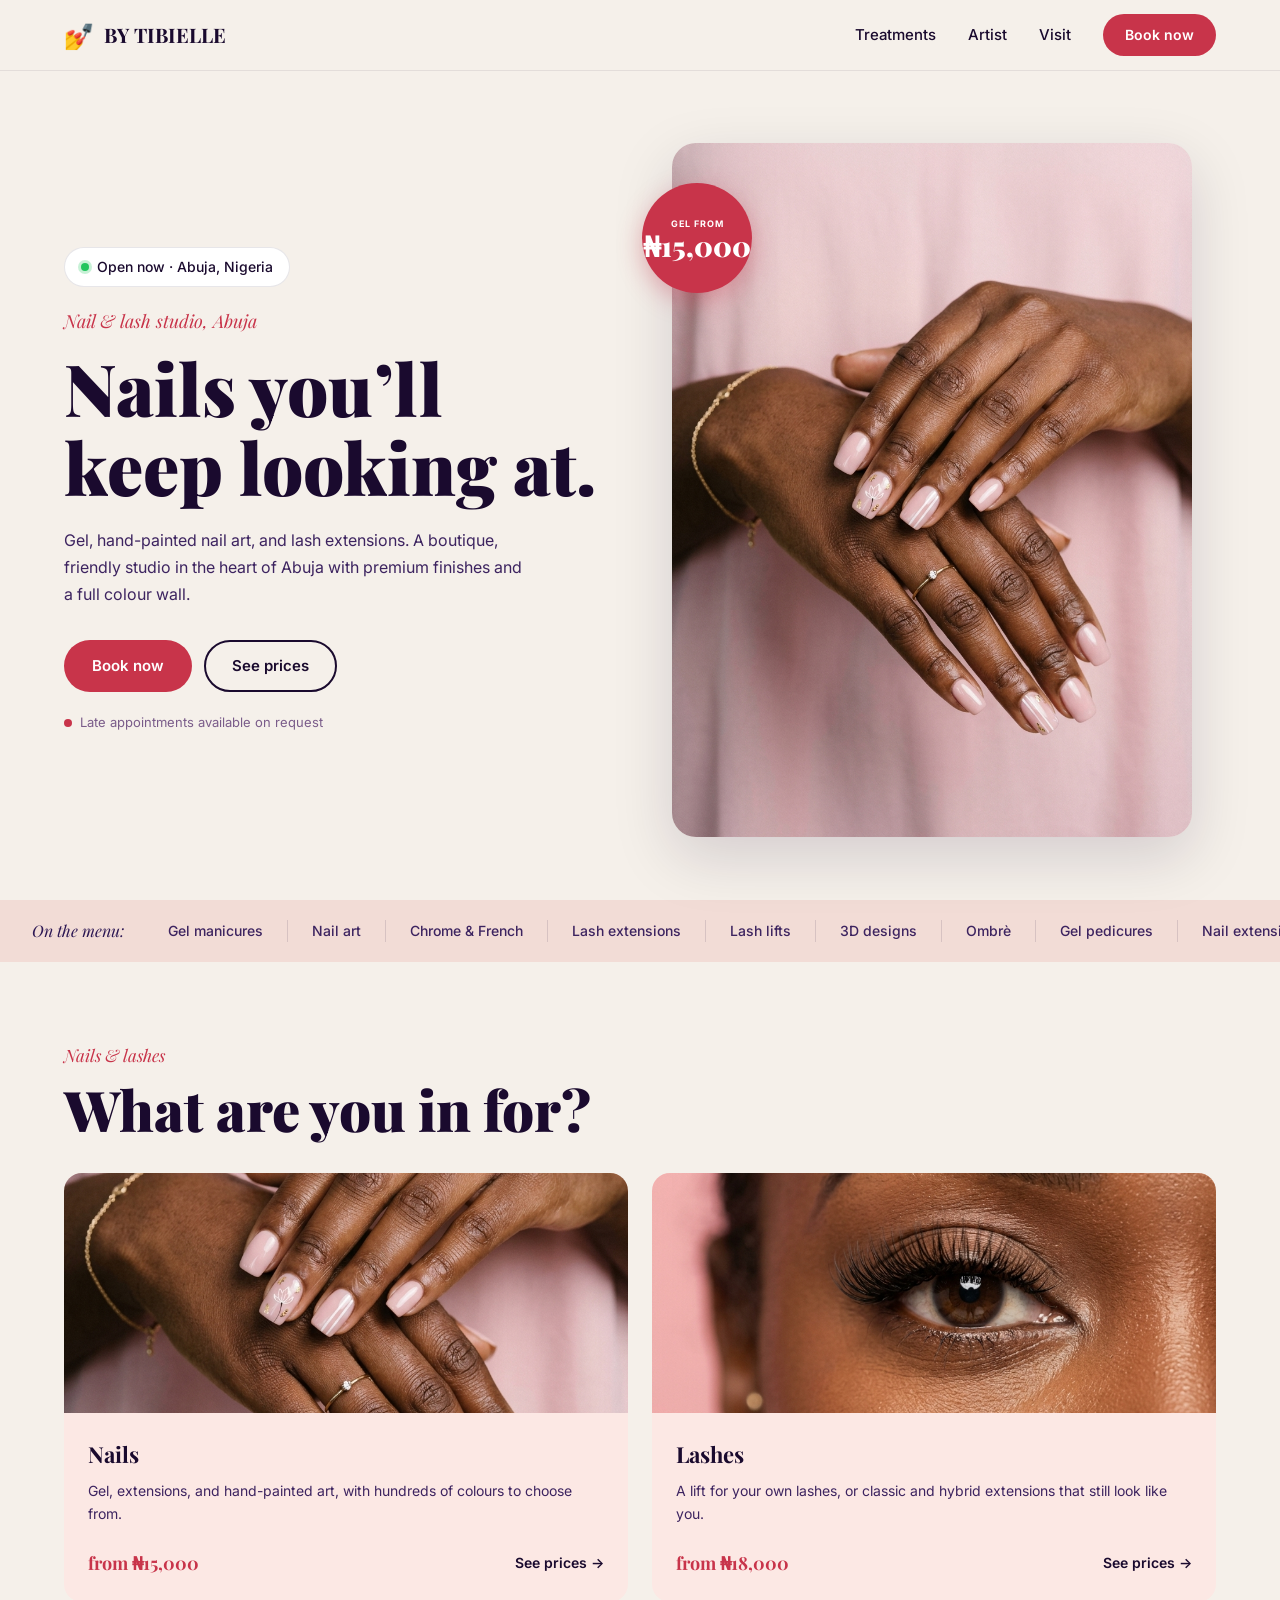
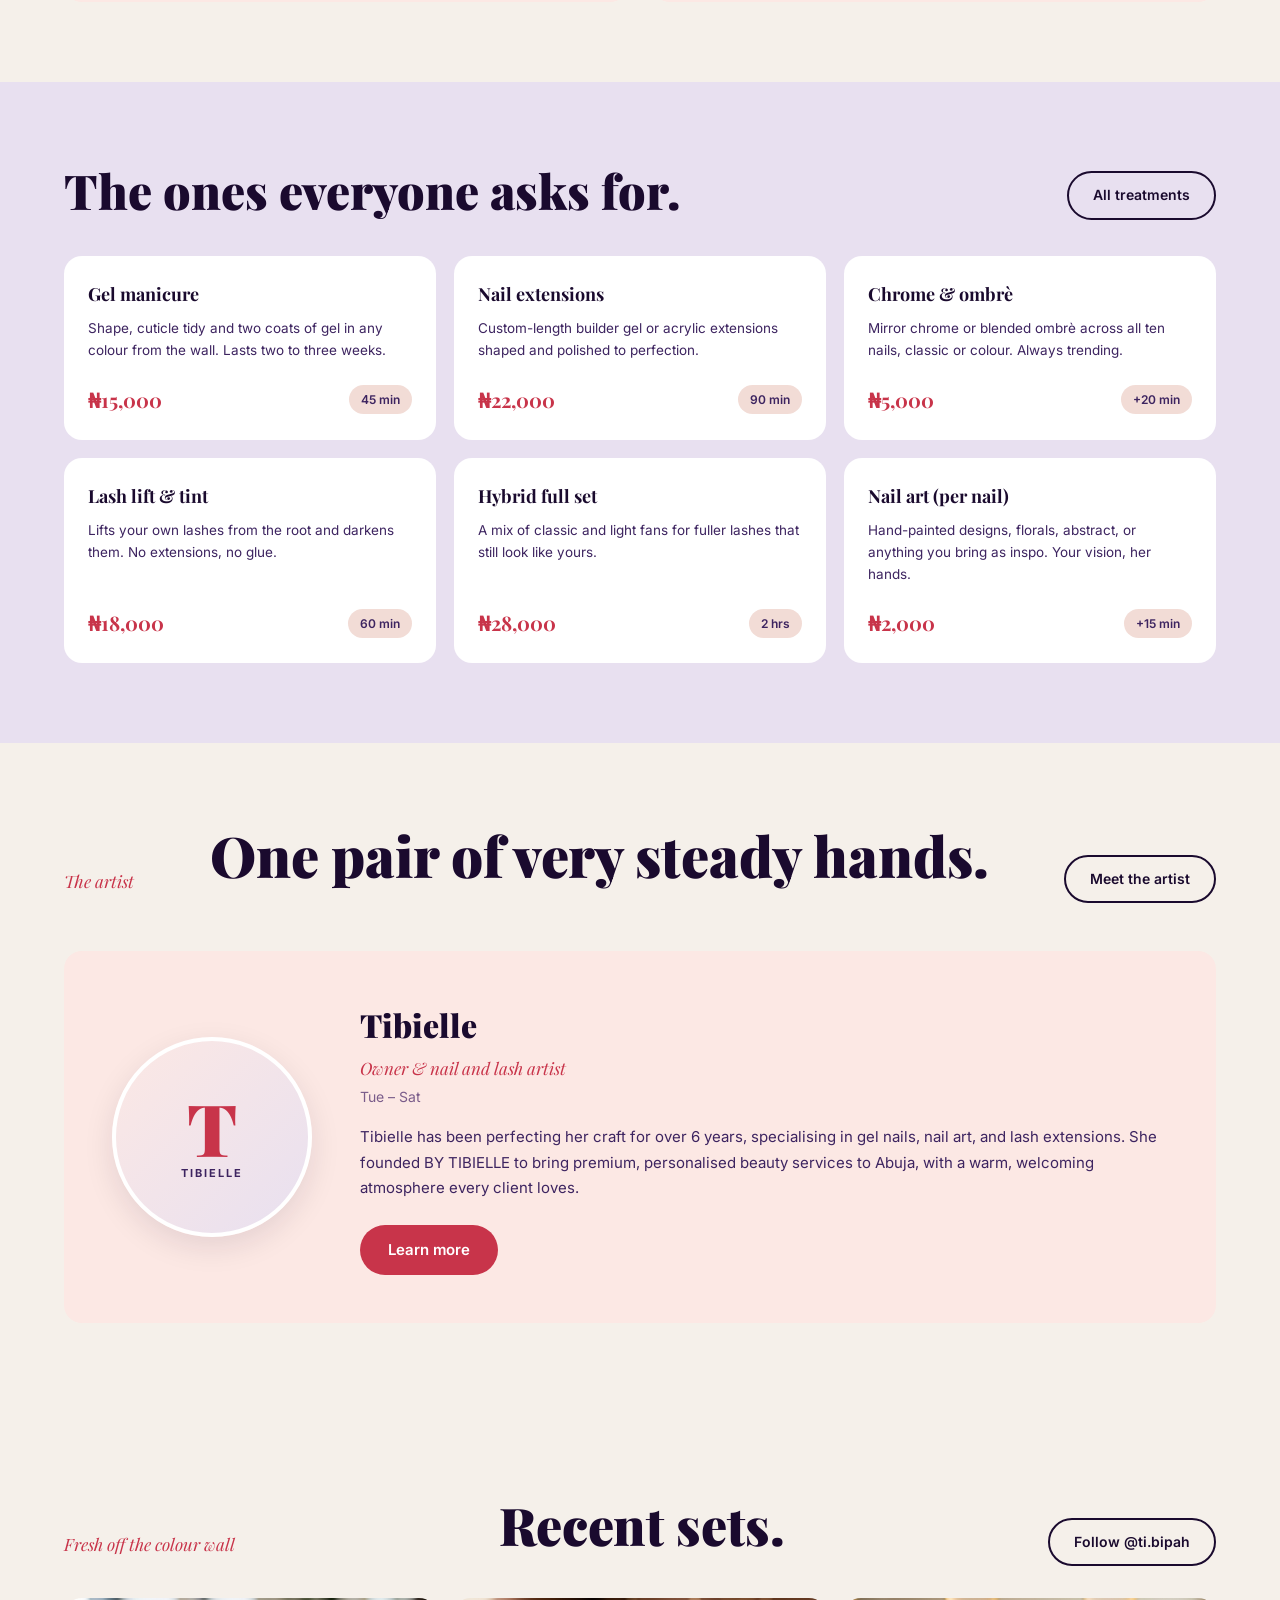
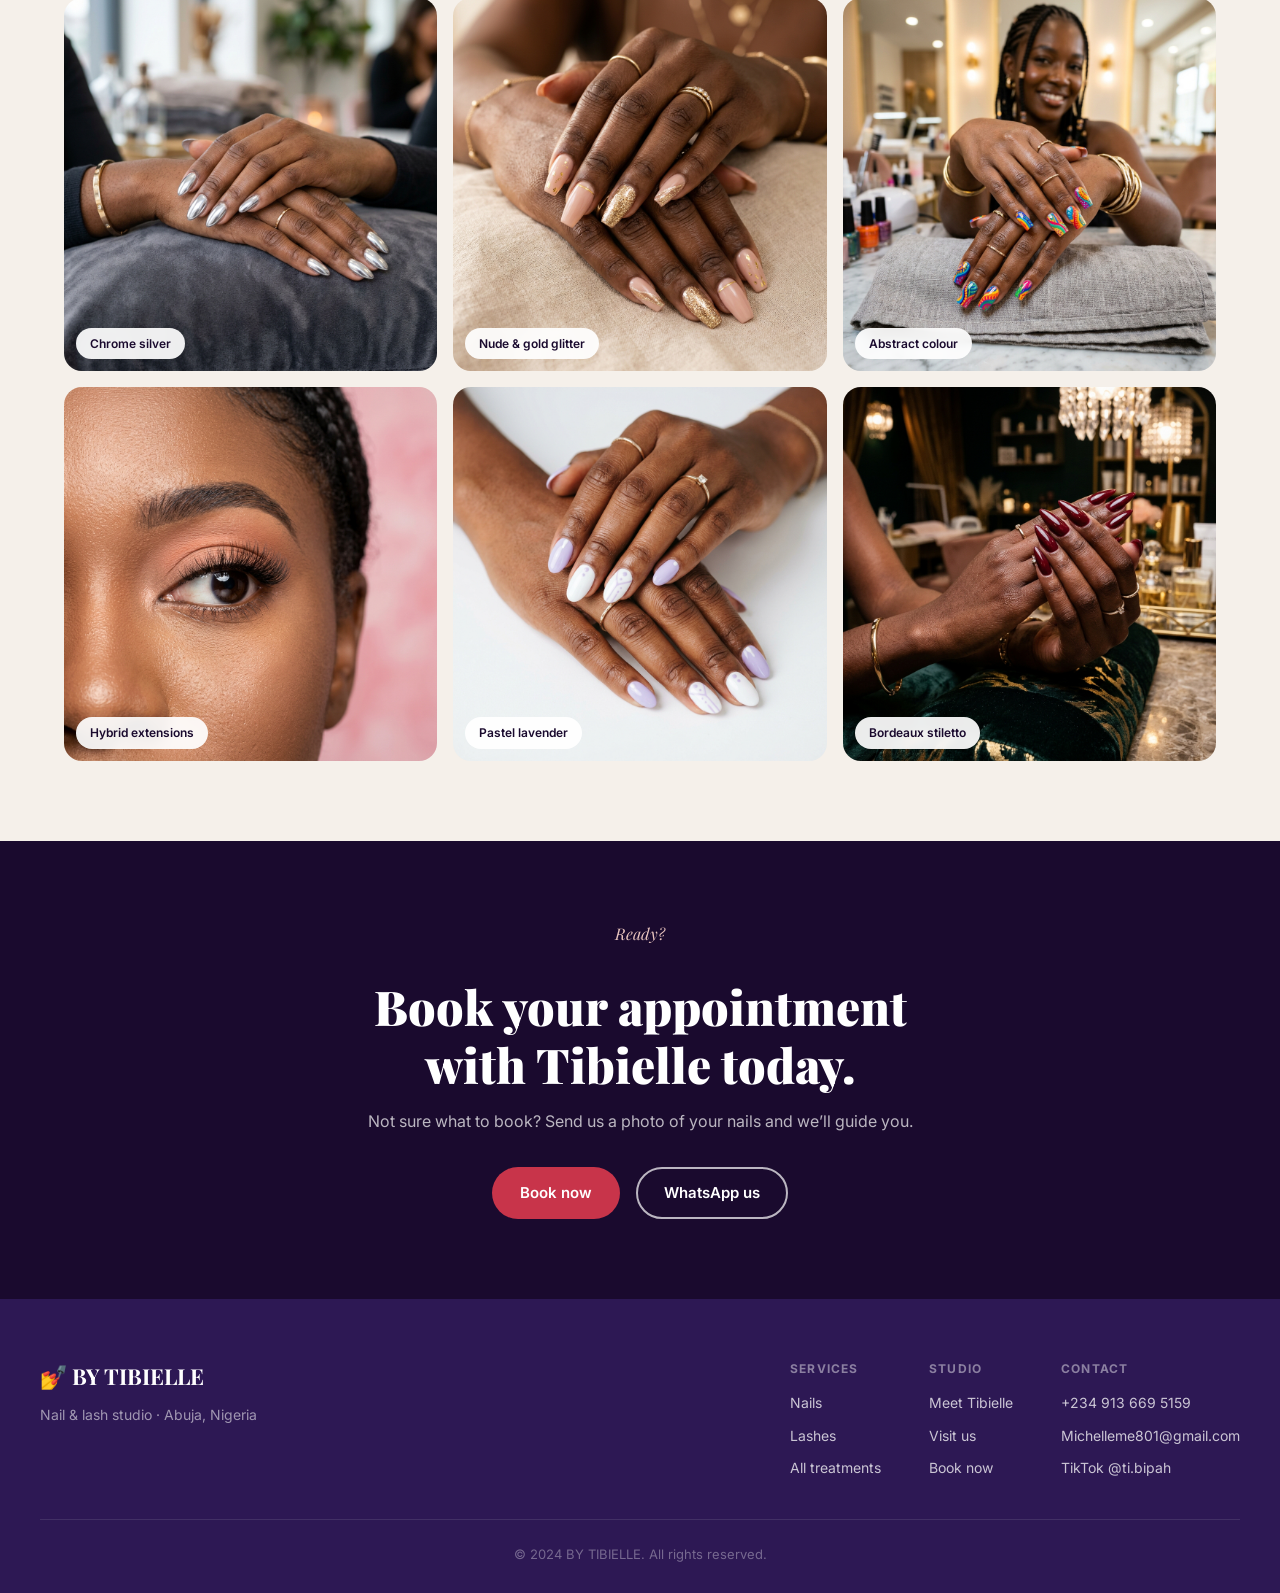
<file: index.html>
<!DOCTYPE html>
<html lang="en">
<head>
  <meta charset="UTF-8" />
  <meta name="viewport" content="width=device-width, initial-scale=1.0" />
  <title>BY TIBIELLE – Nail &amp; Lash Studio, Abuja</title>
  <meta name="description" content="BY TIBIELLE – Premium nail and lash studio in Abuja, Nigeria. Gel nails, lash extensions, and bespoke nail art by Tibielle. Book your appointment today." />
  <link rel="preconnect" href="https://fonts.googleapis.com" />
  <link rel="preconnect" href="https://fonts.gstatic.com" crossorigin />
  <link href="https://fonts.googleapis.com/css2?family=Playfair+Display:ital,wght@0,400;0,700;0,900;1,400;1,700&family=Inter:wght@300;400;500;600&display=swap" rel="stylesheet" />
  <link rel="stylesheet" href="style.css" />
</head>
<body>
  <nav class="navbar" id="navbar">
    <div class="nav-container">
      <a href="index.html" class="nav-logo">
        <span class="logo-icon">&#x1F485;</span>
        <span class="logo-text">BY TIBIELLE</span>
      </a>
      <div class="nav-links">
        <a href="treatments.html" class="nav-link">Treatments</a>
        <a href="artist.html" class="nav-link">Artist</a>
        <a href="visit.html" class="nav-link">Visit</a>
        <a href="mailto:Michelleme801@gmail.com?subject=Booking Request" class="nav-cta">Book now</a>
      </div>
      <button class="nav-hamburger" id="hamburger" aria-label="Menu">
        <span></span><span></span><span></span>
      </button>
    </div>
    <div class="mobile-menu" id="mobileMenu">
      <a href="treatments.html">Treatments</a>
      <a href="artist.html">Artist</a>
      <a href="visit.html">Visit</a>
      <a href="mailto:Michelleme801@gmail.com?subject=Booking Request" class="mobile-cta">Book now</a>
    </div>
  </nav>

  <section class="hero">
    <div class="hero-content">
      <div class="open-badge">
        <span class="open-dot"></span>
        Open now &middot; Abuja, Nigeria
      </div>
      <p class="hero-sub">Nail &amp; lash studio, Abuja</p>
      <h1 class="hero-title">Nails you&rsquo;ll<br/>keep looking at.</h1>
      <p class="hero-desc">Gel, hand-painted nail art, and lash extensions. A boutique, friendly studio in the heart of Abuja with premium finishes and a full colour wall.</p>
      <div class="hero-actions">
        <a href="mailto:Michelleme801@gmail.com?subject=Booking Request" class="btn-primary">Book now</a>
        <a href="treatments.html" class="btn-outline">See prices</a>
      </div>
      <p class="hero-note">
        <span class="dot-red"></span>
        Late appointments available on request
      </p>
    </div>
    <div class="hero-image-wrap">
      <div class="hero-badge">
        <span class="badge-label">GEL FROM</span>
        <span class="badge-price">&#8358;15,000</span>
      </div>
      <img src="hero_nails.jpg" alt="Beautiful gel nails by BY TIBIELLE Abuja" class="hero-img" />
    </div>
  </section>

  <div class="marquee-section">
    <div class="marquee-label">On the menu:</div>
    <div class="marquee-track">
      <div class="marquee-inner">
        <span>Gel manicures</span><span>Nail art</span><span>Chrome &amp; French</span><span>Lash extensions</span><span>Lash lifts</span><span>3D designs</span><span>Ombrè</span><span>Gel pedicures</span><span>Nail extensions</span><span>Hybrid lashes</span>
        <span>Gel manicures</span><span>Nail art</span><span>Chrome &amp; French</span><span>Lash extensions</span><span>Lash lifts</span><span>3D designs</span><span>Ombrè</span><span>Gel pedicures</span><span>Nail extensions</span><span>Hybrid lashes</span>
      </div>
    </div>
  </div>

  <section class="services-section">
    <p class="section-eyebrow">Nails &amp; lashes</p>
    <h2 class="section-title">What are you in for?</h2>
    <div class="services-grid">
      <a href="treatments.html#nails" class="service-card">
        <div class="service-img-wrap"><img src="hero_nails.jpg" alt="Nails services" /></div>
        <div class="service-info">
          <h3>Nails</h3>
          <p>Gel, extensions, and hand-painted art, with hundreds of colours to choose from.</p>
          <div class="service-footer">
            <span class="service-price">from &#8358;15,000</span>
            <span class="service-link">See prices &rarr;</span>
          </div>
        </div>
      </a>
      <a href="treatments.html#lashes" class="service-card">
        <div class="service-img-wrap"><img src="hero_lashes.jpg" alt="Lash services" /></div>
        <div class="service-info">
          <h3>Lashes</h3>
          <p>A lift for your own lashes, or classic and hybrid extensions that still look like you.</p>
          <div class="service-footer">
            <span class="service-price">from &#8358;18,000</span>
            <span class="service-link">See prices &rarr;</span>
          </div>
        </div>
      </a>
    </div>
  </section>

  <section class="popular-section">
    <div class="popular-header">
      <h2 class="popular-title">The ones everyone asks for.</h2>
      <a href="treatments.html" class="btn-outline-dark">All treatments</a>
    </div>
    <div class="popular-grid">
      <div class="popular-card"><h4>Gel manicure</h4><p>Shape, cuticle tidy and two coats of gel in any colour from the wall. Lasts two to three weeks.</p><div class="popular-footer"><span class="popular-price">&#8358;15,000</span><span class="popular-time">45 min</span></div></div>
      <div class="popular-card"><h4>Nail extensions</h4><p>Custom-length builder gel or acrylic extensions shaped and polished to perfection.</p><div class="popular-footer"><span class="popular-price">&#8358;22,000</span><span class="popular-time">90 min</span></div></div>
      <div class="popular-card"><h4>Chrome &amp; ombrè</h4><p>Mirror chrome or blended ombr&egrave; across all ten nails, classic or colour. Always trending.</p><div class="popular-footer"><span class="popular-price">&#8358;5,000</span><span class="popular-time">+20 min</span></div></div>
      <div class="popular-card"><h4>Lash lift &amp; tint</h4><p>Lifts your own lashes from the root and darkens them. No extensions, no glue.</p><div class="popular-footer"><span class="popular-price">&#8358;18,000</span><span class="popular-time">60 min</span></div></div>
      <div class="popular-card"><h4>Hybrid full set</h4><p>A mix of classic and light fans for fuller lashes that still look like yours.</p><div class="popular-footer"><span class="popular-price">&#8358;28,000</span><span class="popular-time">2 hrs</span></div></div>
      <div class="popular-card"><h4>Nail art (per nail)</h4><p>Hand-painted designs, florals, abstract, or anything you bring as inspo. Your vision, her hands.</p><div class="popular-footer"><span class="popular-price">&#8358;2,000</span><span class="popular-time">+15 min</span></div></div>
    </div>
  </section>

  <section class="artist-section">
    <div class="artist-header">
      <p class="section-eyebrow">The artist</p>
      <h2 class="section-title">One pair of very steady hands.</h2>
      <a href="artist.html" class="btn-outline-dark">Meet the artist</a>
    </div>
    <div class="artist-card-single">
      <div class="artist-monogram">
        <span class="monogram-letter">T</span>
        <span class="monogram-subtitle">Tibielle</span>
      </div>
      <div class="artist-details">
        <h3>Tibielle</h3>
        <p class="artist-role">Owner &amp; nail and lash artist</p>
        <p class="artist-schedule">Tue &ndash; Sat</p>
        <p class="artist-bio">Tibielle has been perfecting her craft for over 6 years, specialising in gel nails, nail art, and lash extensions. She founded BY TIBIELLE to bring premium, personalised beauty services to Abuja, with a warm, welcoming atmosphere every client loves.</p>
        <a href="artist.html" class="btn-primary">Learn more</a>
      </div>
    </div>
  </section>

  <section class="gallery-section">
    <div class="gallery-header">
      <p class="section-eyebrow">Fresh off the colour wall</p>
      <h2 class="gallery-title">Recent sets.</h2>
      <a href="https://www.tiktok.com/@ti.bipah" target="_blank" rel="noopener noreferrer" class="btn-outline-dark">Follow @ti.bipah</a>
    </div>
    <div class="gallery-grid">
      <div class="gallery-item"><img src="gallery_1.jpg" alt="Chrome silver nails" /><span class="gallery-label">Chrome silver</span></div>
      <div class="gallery-item gallery-item--tall"><img src="gallery_2.jpg" alt="Nude and gold glitter nails" /><span class="gallery-label">Nude &amp; gold glitter</span></div>
      <div class="gallery-item"><img src="gallery_3.jpg" alt="Vibrant nail art" /><span class="gallery-label">Abstract colour</span></div>
      <div class="gallery-item"><img src="gallery_4.jpg" alt="Lash extensions" /><span class="gallery-label">Hybrid extensions</span></div>
      <div class="gallery-item"><img src="gallery_5.jpg" alt="Pastel lavender nails" /><span class="gallery-label">Pastel lavender</span></div>
      <div class="gallery-item"><img src="gallery_6.jpg" alt="Burgundy stiletto nails" /><span class="gallery-label">Bordeaux stiletto</span></div>
    </div>
  </section>

  <section class="cta-band">
    <div class="cta-content">
      <p class="section-eyebrow">Ready?</p>
      <h2>Book your appointment<br />with Tibielle today.</h2>
      <p>Not sure what to book? Send us a photo of your nails and we&rsquo;ll guide you.</p>
      <div class="cta-actions">
        <a href="mailto:Michelleme801@gmail.com?subject=Booking Request – BY TIBIELLE" class="btn-primary">Book now</a>
        <a href="https://wa.me/2349136695159" target="_blank" rel="noopener noreferrer" class="btn-outline-light">WhatsApp us</a>
      </div>
    </div>
  </section>

  <footer class="footer">
    <div class="footer-top">
      <div class="footer-brand">
        <a href="index.html" class="footer-logo">&#x1F485; BY TIBIELLE</a>
        <p>Nail &amp; lash studio &middot; Abuja, Nigeria</p>
      </div>
      <div class="footer-links">
        <div class="footer-col">
          <h5>Services</h5>
          <a href="treatments.html#nails">Nails</a>
          <a href="treatments.html#lashes">Lashes</a>
          <a href="treatments.html">All treatments</a>
        </div>
        <div class="footer-col">
          <h5>Studio</h5>
          <a href="artist.html">Meet Tibielle</a>
          <a href="visit.html">Visit us</a>
          <a href="mailto:Michelleme801@gmail.com?subject=Booking Request">Book now</a>
        </div>
        <div class="footer-col">
          <h5>Contact</h5>
          <a href="tel:+2349136695159">+234 913 669 5159</a>
          <a href="mailto:Michelleme801@gmail.com">Michelleme801@gmail.com</a>
          <a href="https://www.tiktok.com/@ti.bipah" target="_blank" rel="noopener noreferrer">TikTok @ti.bipah</a>
        </div>
      </div>
    </div>
    <div class="footer-bottom">
      <p>&copy; 2024 BY TIBIELLE. All rights reserved.</p>
    </div>
  </footer>
  <script src="main.js"></script>
</body>
</html>
</file>
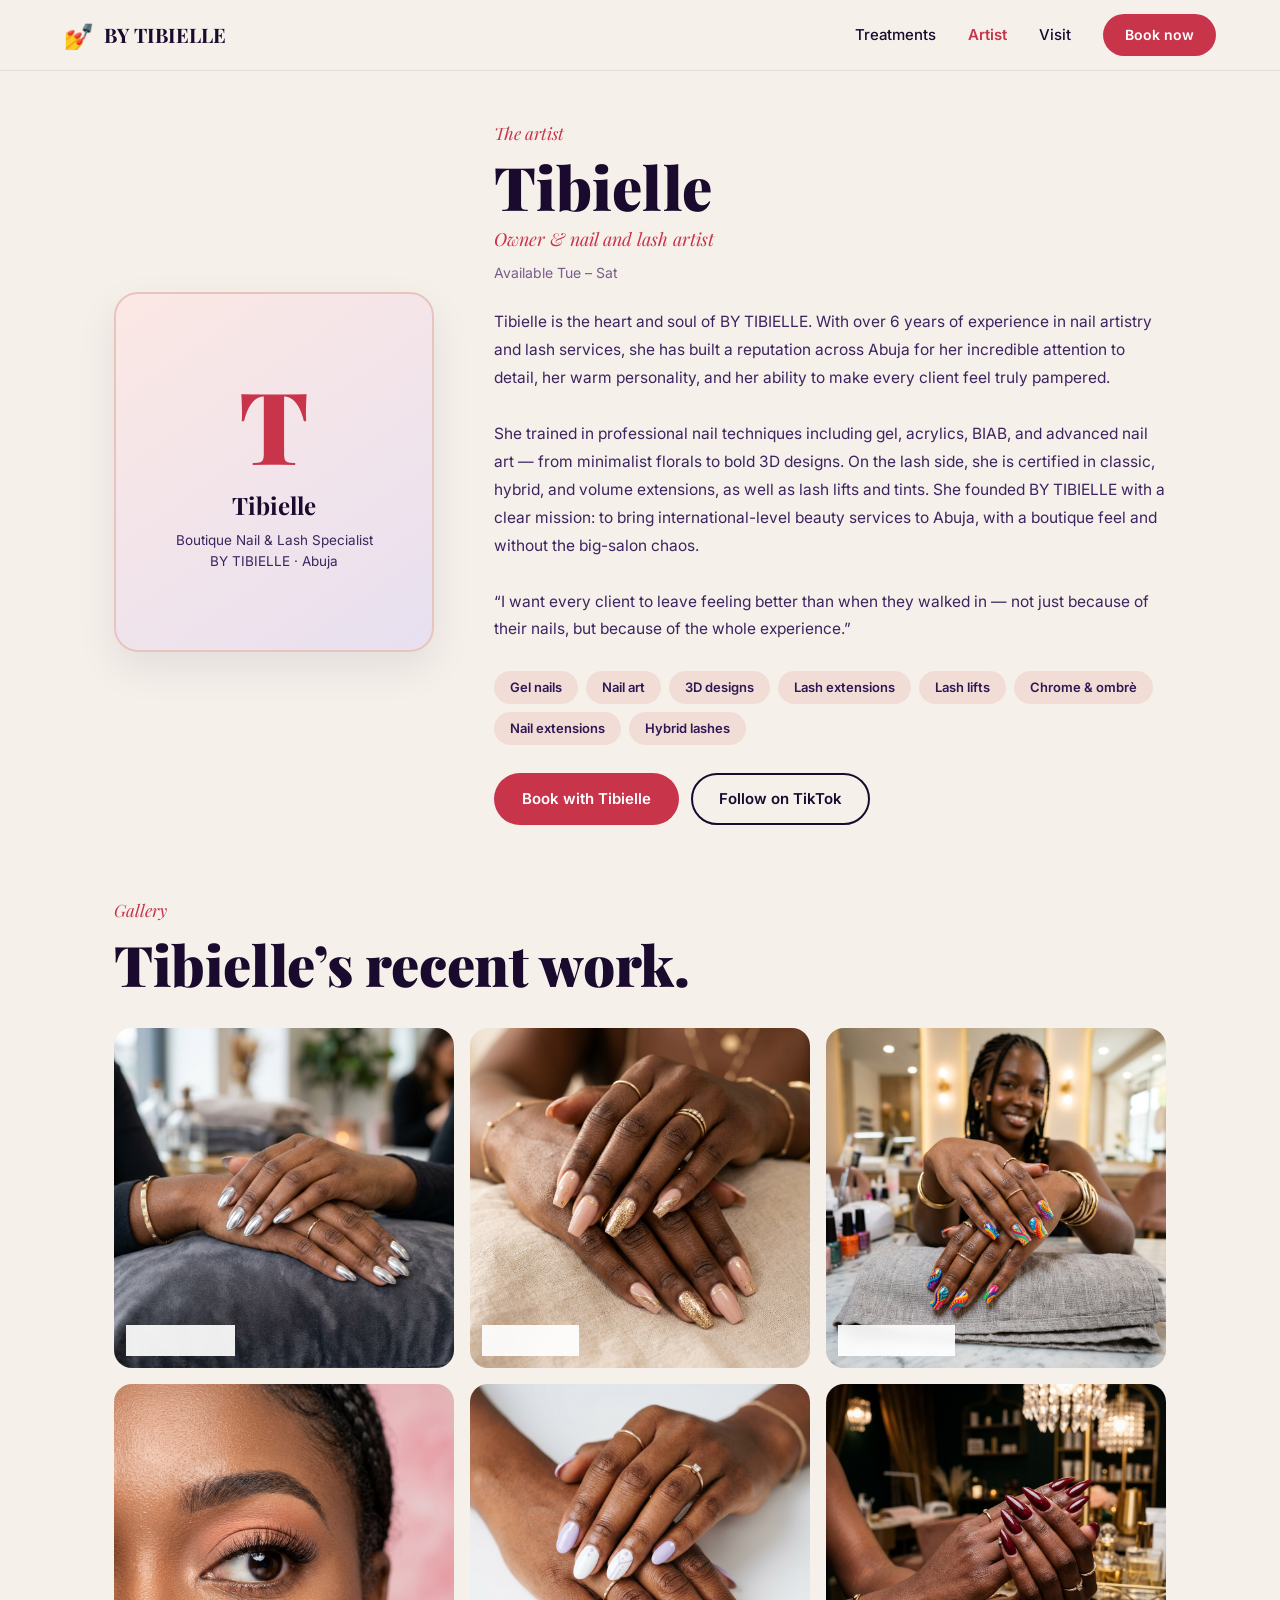
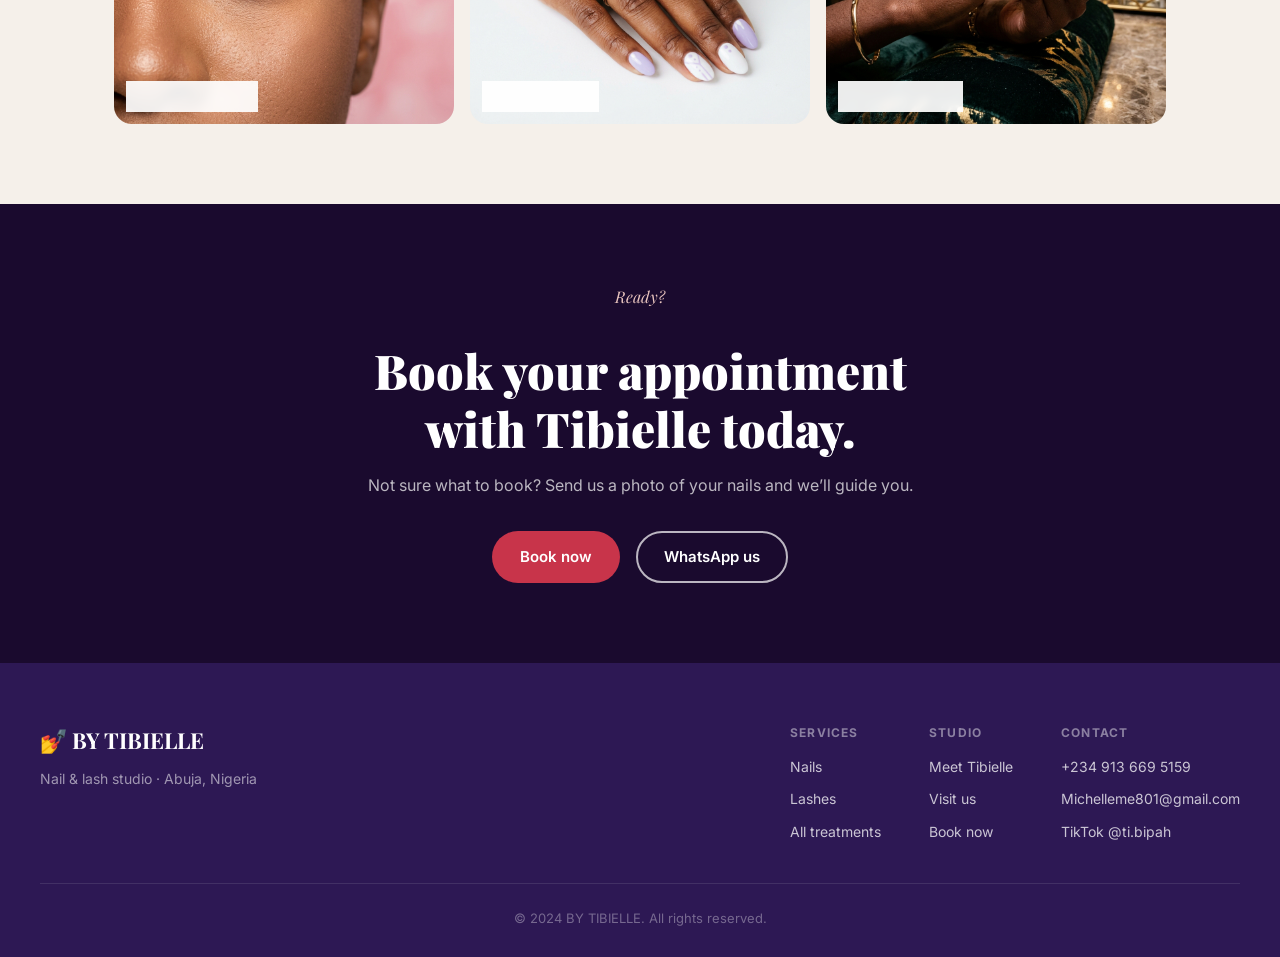
<file: artist.html>
<!DOCTYPE html>
<html lang="en">
<head>
  <meta charset="UTF-8"/>
  <meta name="viewport" content="width=device-width, initial-scale=1.0"/>
  <title>Meet Tibielle – BY TIBIELLE Abuja</title>
  <meta name="description" content="Meet Tibielle, the owner and nail and lash artist behind BY TIBIELLE Abuja. Over 6 years of experience in gel nails, nail art, and lash extensions."/>
  <link rel="preconnect" href="https://fonts.googleapis.com"/>
  <link rel="preconnect" href="https://fonts.gstatic.com" crossorigin/>
  <link href="https://fonts.googleapis.com/css2?family=Playfair+Display:ital,wght@0,400;0,700;0,900;1,400;1,700&family=Inter:wght@300;400;500;600&display=swap" rel="stylesheet"/>
  <link rel="stylesheet" href="style.css"/>
</head>
<body>
  <nav class="navbar" id="navbar">
    <div class="nav-container">
      <a href="index.html" class="nav-logo">
        <span class="logo-icon">&#x1F485;</span>
        <span class="logo-text">BY TIBIELLE</span>
      </a>
      <div class="nav-links">
        <a href="treatments.html" class="nav-link">Treatments</a>
        <a href="artist.html" class="nav-link">Artist</a>
        <a href="visit.html" class="nav-link">Visit</a>
        <a href="mailto:Michelleme801@gmail.com?subject=Booking Request" class="nav-cta">Book now</a>
      </div>
      <button class="nav-hamburger" id="hamburger" aria-label="Menu">
        <span></span><span></span><span></span>
      </button>
    </div>
    <div class="mobile-menu" id="mobileMenu">
      <a href="treatments.html">Treatments</a>
      <a href="artist.html">Artist</a>
      <a href="visit.html">Visit</a>
      <a href="mailto:Michelleme801@gmail.com?subject=Booking Request" class="mobile-cta">Book now</a>
    </div>
  </nav>

  <div class="artist-page">
    <div class="artist-page-hero">
      <div class="artist-page-badge">
        <span class="monogram-letter">T</span>
        <h3>Tibielle</h3>
        <p>Boutique Nail &amp; Lash Specialist<br/>BY TIBIELLE &middot; Abuja</p>
      </div>
      <div class="artist-page-info">
        <p class="section-eyebrow">The artist</p>
        <h1>Tibielle</h1>
        <p class="artist-role-tag">Owner &amp; nail and lash artist</p>
        <p class="artist-avail">Available Tue &ndash; Sat</p>
        <p class="artist-bio-long">
          Tibielle is the heart and soul of BY TIBIELLE. With over 6 years of experience in nail artistry and lash services, she has built a reputation across Abuja for her incredible attention to detail, her warm personality, and her ability to make every client feel truly pampered.
        </p>
        <p class="artist-bio-long">
          She trained in professional nail techniques including gel, acrylics, BIAB, and advanced nail art — from minimalist florals to bold 3D designs. On the lash side, she is certified in classic, hybrid, and volume extensions, as well as lash lifts and tints. She founded BY TIBIELLE with a clear mission: to bring international-level beauty services to Abuja, with a boutique feel and without the big-salon chaos.
        </p>
        <p class="artist-bio-long">
          &ldquo;I want every client to leave feeling better than when they walked in &mdash; not just because of their nails, but because of the whole experience.&rdquo;
        </p>
        <div class="artist-specialties">
          <span class="specialty-tag">Gel nails</span>
          <span class="specialty-tag">Nail art</span>
          <span class="specialty-tag">3D designs</span>
          <span class="specialty-tag">Lash extensions</span>
          <span class="specialty-tag">Lash lifts</span>
          <span class="specialty-tag">Chrome &amp; ombr&egrave;</span>
          <span class="specialty-tag">Nail extensions</span>
          <span class="specialty-tag">Hybrid lashes</span>
        </div>
        <div style="display:flex;gap:12px;flex-wrap:wrap;">
          <a href="mailto:Michelleme801@gmail.com?subject=Booking Request – BY TIBIELLE" class="btn-primary">Book with Tibielle</a>
          <a href="https://www.tiktok.com/@ti.bipah" target="_blank" rel="noopener noreferrer" class="btn-outline">Follow on TikTok</a>
        </div>
      </div>
    </div>

    <section style="margin-top:40px;">
      <p class="section-eyebrow">Gallery</p>
      <h2 class="section-title" style="margin-bottom:32px;">Tibielle&rsquo;s recent work.</h2>
      <div class="gallery-grid">
        <div class="gallery-item"><img src="gallery_1.jpg" alt="Chrome silver nails"/><span class="gallery-label">Chrome silver</span></div>
        <div class="gallery-item"><img src="gallery_2.jpg" alt="Nude and gold nails"/><span class="gallery-label">Nude &amp; gold</span></div>
        <div class="gallery-item"><img src="gallery_3.jpg" alt="Abstract nail art"/><span class="gallery-label">Abstract colour</span></div>
        <div class="gallery-item"><img src="gallery_4.jpg" alt="Hybrid lashes"/><span class="gallery-label">Hybrid extensions</span></div>
        <div class="gallery-item"><img src="gallery_5.jpg" alt="Lavender nails"/><span class="gallery-label">Pastel lavender</span></div>
        <div class="gallery-item"><img src="gallery_6.jpg" alt="Burgundy nails"/><span class="gallery-label">Bordeaux stiletto</span></div>
      </div>
    </section>
  </div>

  <section class="cta-band">
    <div class="cta-content">
      <p class="section-eyebrow">Ready?</p>
      <h2>Book your appointment<br/>with Tibielle today.</h2>
      <p>Not sure what to book? Send us a photo of your nails and we&rsquo;ll guide you.</p>
      <div class="cta-actions">
        <a href="mailto:Michelleme801@gmail.com?subject=Booking Request – BY TIBIELLE" class="btn-primary">Book now</a>
        <a href="https://wa.me/2349136695159" target="_blank" rel="noopener noreferrer" class="btn-outline-light">WhatsApp us</a>
      </div>
    </div>
  </section>

  <footer class="footer">
    <div class="footer-top">
      <div class="footer-brand">
        <a href="index.html" class="footer-logo">&#x1F485; BY TIBIELLE</a>
        <p>Nail &amp; lash studio &middot; Abuja, Nigeria</p>
      </div>
      <div class="footer-links">
        <div class="footer-col">
          <h5>Services</h5>
          <a href="treatments.html#nails">Nails</a>
          <a href="treatments.html#lashes">Lashes</a>
          <a href="treatments.html">All treatments</a>
        </div>
        <div class="footer-col">
          <h5>Studio</h5>
          <a href="artist.html">Meet Tibielle</a>
          <a href="visit.html">Visit us</a>
          <a href="mailto:Michelleme801@gmail.com?subject=Booking Request">Book now</a>
        </div>
        <div class="footer-col">
          <h5>Contact</h5>
          <a href="tel:+2349136695159">+234 913 669 5159</a>
          <a href="mailto:Michelleme801@gmail.com">Michelleme801@gmail.com</a>
          <a href="https://www.tiktok.com/@ti.bipah" target="_blank" rel="noopener noreferrer">TikTok @ti.bipah</a>
        </div>
      </div>
    </div>
    <div class="footer-bottom">
      <p>&copy; 2024 BY TIBIELLE. All rights reserved.</p>
    </div>
  </footer>
  <script src="main.js"></script>
</body>
</html>
</file>
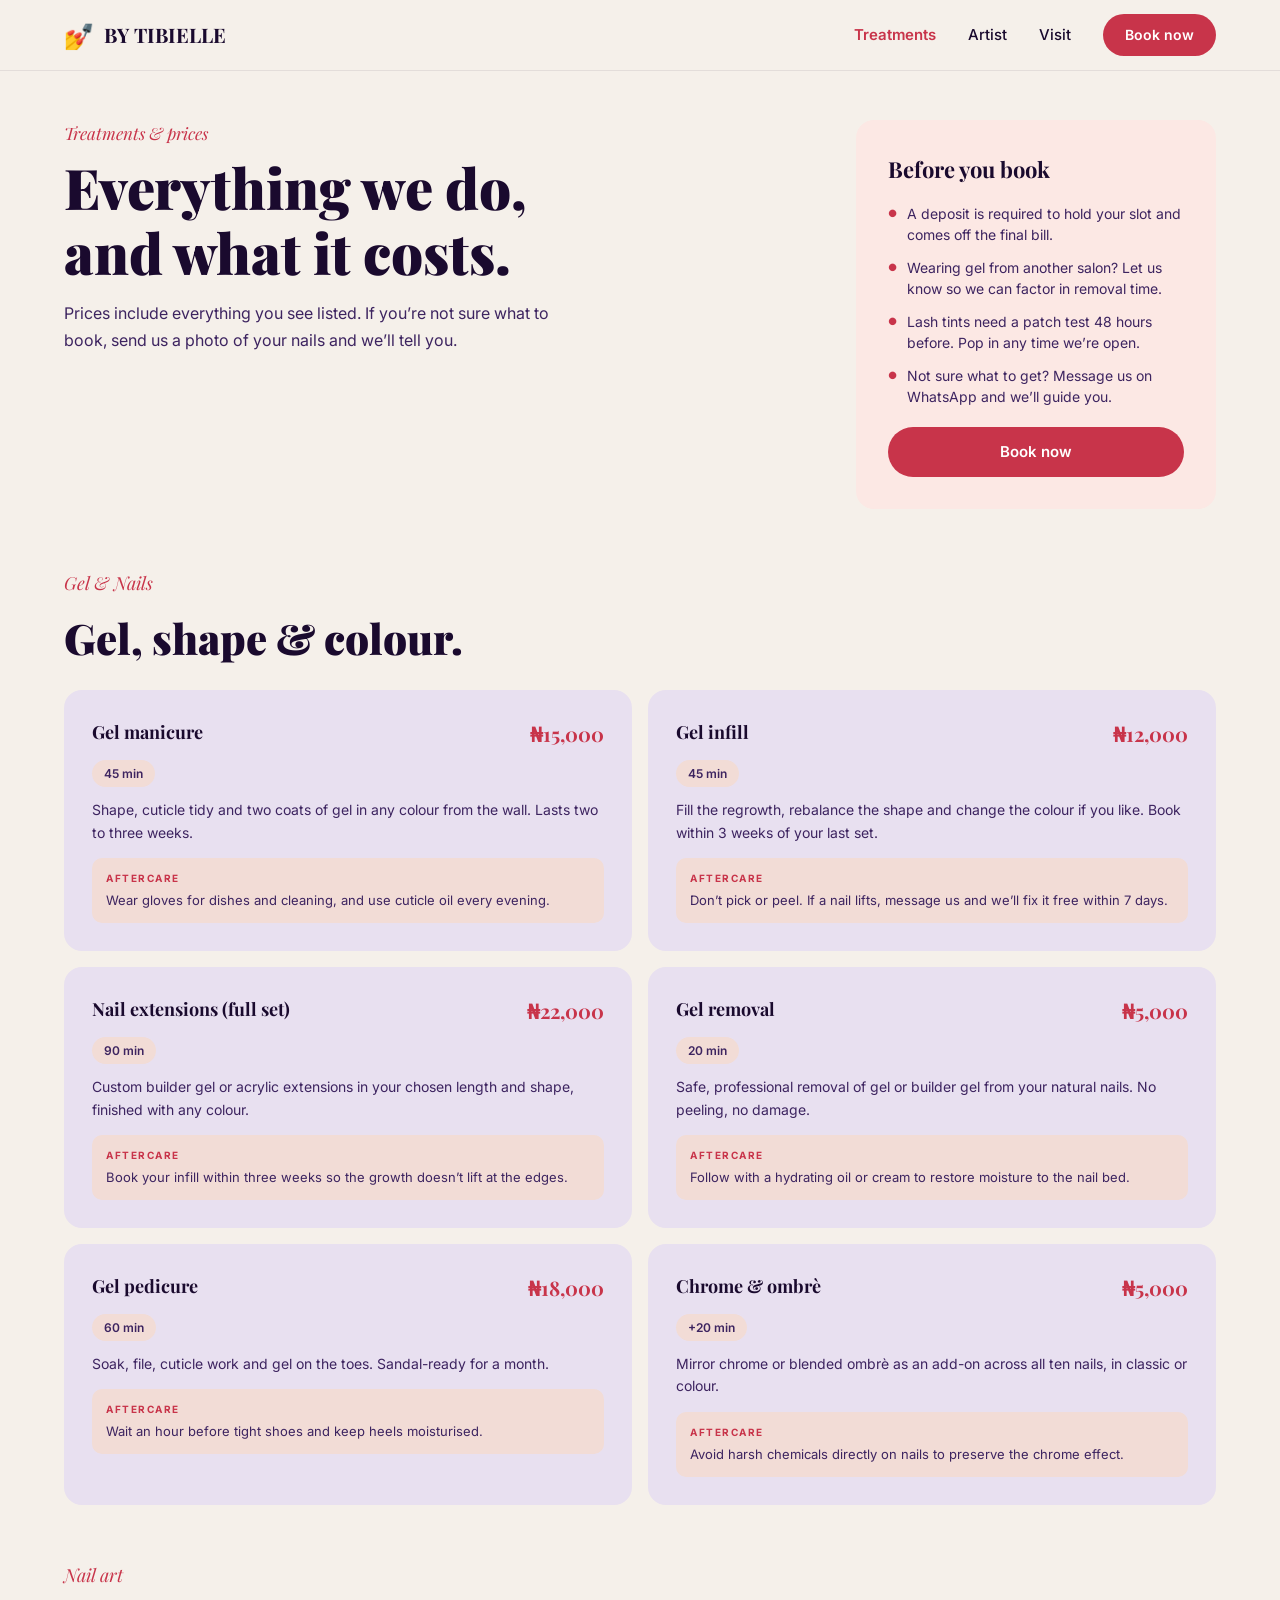
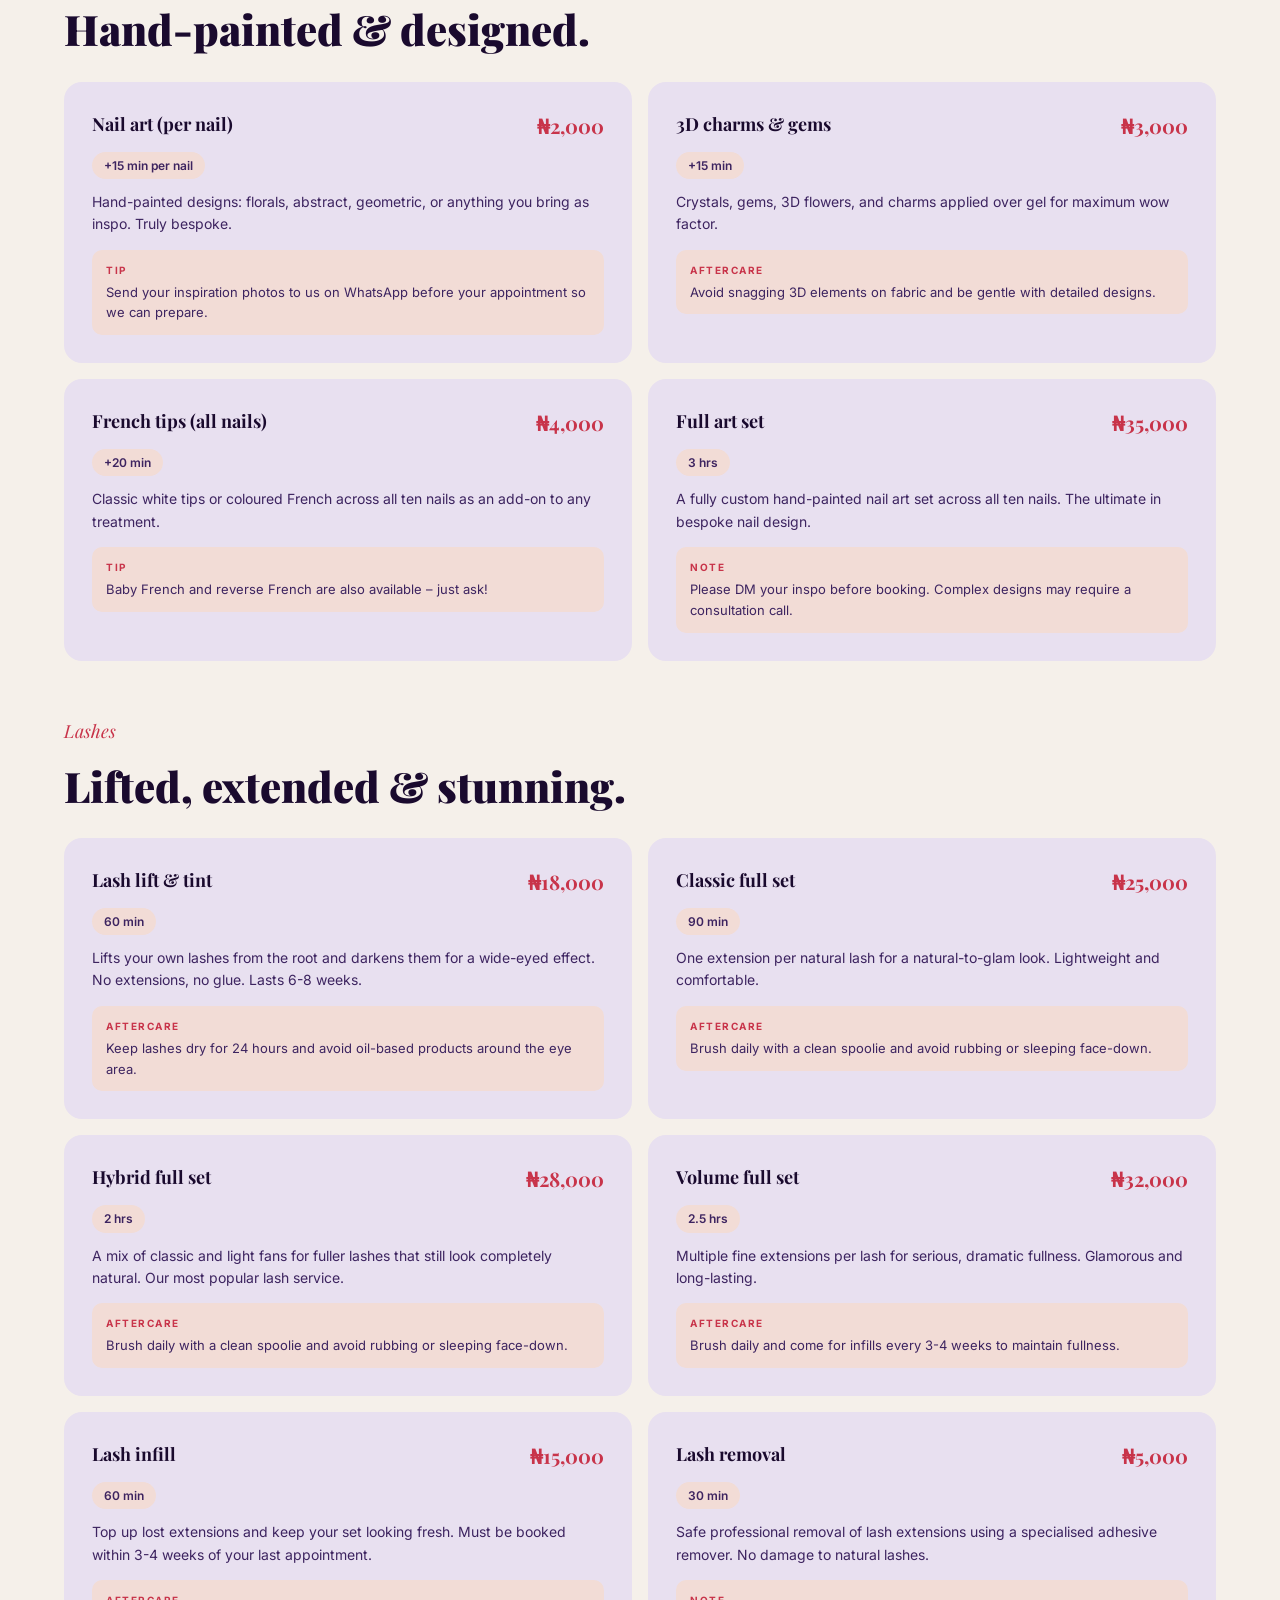
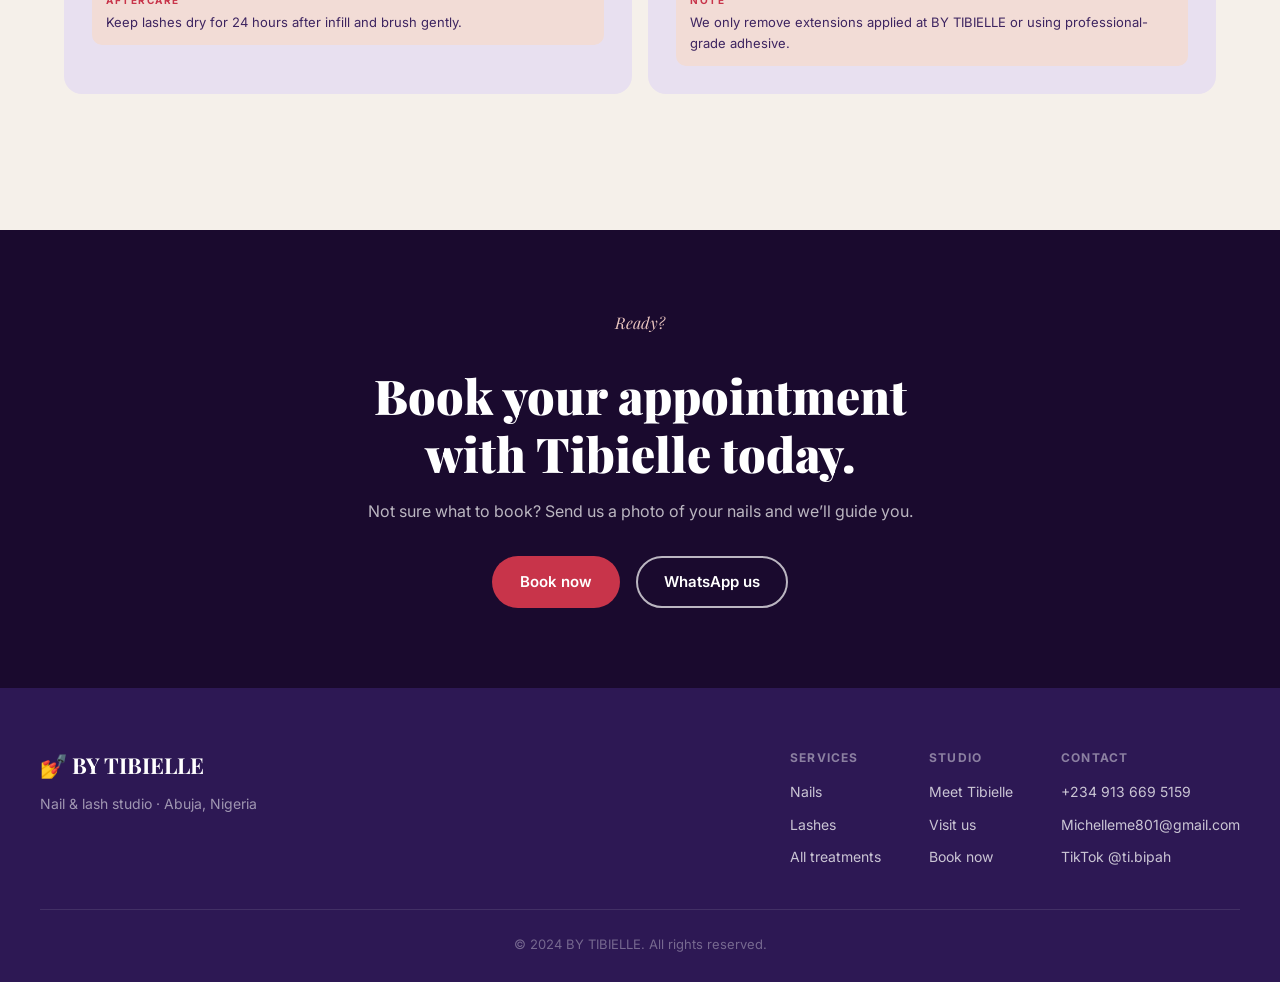
<file: treatments.html>
<!DOCTYPE html>
<html lang="en">
<head>
  <meta charset="UTF-8"/>
  <meta name="viewport" content="width=device-width, initial-scale=1.0"/>
  <title>Treatments &amp; Prices – BY TIBIELLE Abuja</title>
  <meta name="description" content="All nail and lash treatments and prices at BY TIBIELLE Abuja. Gel manicures, nail art, lash extensions and more. Prices in Naira."/>
  <link rel="preconnect" href="https://fonts.googleapis.com"/>
  <link rel="preconnect" href="https://fonts.gstatic.com" crossorigin/>
  <link href="https://fonts.googleapis.com/css2?family=Playfair+Display:ital,wght@0,400;0,700;0,900;1,400;1,700&family=Inter:wght@300;400;500;600&display=swap" rel="stylesheet"/>
  <link rel="stylesheet" href="style.css"/>
</head>
<body>
  <nav class="navbar" id="navbar">
    <div class="nav-container">
      <a href="index.html" class="nav-logo">
        <span class="logo-icon">&#x1F485;</span>
        <span class="logo-text">BY TIBIELLE</span>
      </a>
      <div class="nav-links">
        <a href="treatments.html" class="nav-link">Treatments</a>
        <a href="artist.html" class="nav-link">Artist</a>
        <a href="visit.html" class="nav-link">Visit</a>
        <a href="mailto:Michelleme801@gmail.com?subject=Booking Request" class="nav-cta">Book now</a>
      </div>
      <button class="nav-hamburger" id="hamburger" aria-label="Menu">
        <span></span><span></span><span></span>
      </button>
    </div>
    <div class="mobile-menu" id="mobileMenu">
      <a href="treatments.html">Treatments</a>
      <a href="artist.html">Artist</a>
      <a href="visit.html">Visit</a>
      <a href="mailto:Michelleme801@gmail.com?subject=Booking Request" class="mobile-cta">Book now</a>
    </div>
  </nav>

  <div class="page-hero" id="book">
    <div class="page-hero-left">
      <p class="section-eyebrow">Treatments &amp; prices</p>
      <h1 class="section-title">Everything we do,<br/>and what it costs.</h1>
      <p style="font-size:16px;color:var(--text-body);line-height:1.7;max-width:500px;">Prices include everything you see listed. If you&rsquo;re not sure what to book, send us a photo of your nails and we&rsquo;ll tell you.</p>
    </div>
    <div class="page-hero-right">
      <h3>Before you book</h3>
      <ul>
        <li>A deposit is required to hold your slot and comes off the final bill.</li>
        <li>Wearing gel from another salon? Let us know so we can factor in removal time.</li>
        <li>Lash tints need a patch test 48 hours before. Pop in any time we&rsquo;re open.</li>
        <li>Not sure what to get? Message us on WhatsApp and we&rsquo;ll guide you.</li>
      </ul>
      <a href="mailto:Michelleme801@gmail.com?subject=Booking Request – BY TIBIELLE" class="btn-primary">Book now</a>
    </div>
  </div>

  <div class="treatments-body">

    <div class="treatment-category" id="nails">
      <p class="treatment-category-title">Gel &amp; Nails</p>
      <h2>Gel, shape &amp; colour.</h2>
      <div class="treatment-grid">
        <div class="treatment-card">
          <div class="treatment-card-header">
            <h4>Gel manicure</h4>
            <span class="t-price">&#8358;15,000</span>
          </div>
          <span class="t-time">45 min</span>
          <p>Shape, cuticle tidy and two coats of gel in any colour from the wall. Lasts two to three weeks.</p>
          <div class="aftercare-block">
            <span>Aftercare</span>
            <p>Wear gloves for dishes and cleaning, and use cuticle oil every evening.</p>
          </div>
        </div>
        <div class="treatment-card">
          <div class="treatment-card-header">
            <h4>Gel infill</h4>
            <span class="t-price">&#8358;12,000</span>
          </div>
          <span class="t-time">45 min</span>
          <p>Fill the regrowth, rebalance the shape and change the colour if you like. Book within 3 weeks of your last set.</p>
          <div class="aftercare-block">
            <span>Aftercare</span>
            <p>Don&rsquo;t pick or peel. If a nail lifts, message us and we&rsquo;ll fix it free within 7 days.</p>
          </div>
        </div>
        <div class="treatment-card">
          <div class="treatment-card-header">
            <h4>Nail extensions (full set)</h4>
            <span class="t-price">&#8358;22,000</span>
          </div>
          <span class="t-time">90 min</span>
          <p>Custom builder gel or acrylic extensions in your chosen length and shape, finished with any colour.</p>
          <div class="aftercare-block">
            <span>Aftercare</span>
            <p>Book your infill within three weeks so the growth doesn&rsquo;t lift at the edges.</p>
          </div>
        </div>
        <div class="treatment-card">
          <div class="treatment-card-header">
            <h4>Gel removal</h4>
            <span class="t-price">&#8358;5,000</span>
          </div>
          <span class="t-time">20 min</span>
          <p>Safe, professional removal of gel or builder gel from your natural nails. No peeling, no damage.</p>
          <div class="aftercare-block">
            <span>Aftercare</span>
            <p>Follow with a hydrating oil or cream to restore moisture to the nail bed.</p>
          </div>
        </div>
        <div class="treatment-card">
          <div class="treatment-card-header">
            <h4>Gel pedicure</h4>
            <span class="t-price">&#8358;18,000</span>
          </div>
          <span class="t-time">60 min</span>
          <p>Soak, file, cuticle work and gel on the toes. Sandal-ready for a month.</p>
          <div class="aftercare-block">
            <span>Aftercare</span>
            <p>Wait an hour before tight shoes and keep heels moisturised.</p>
          </div>
        </div>
        <div class="treatment-card">
          <div class="treatment-card-header">
            <h4>Chrome &amp; ombr&egrave;</h4>
            <span class="t-price">&#8358;5,000</span>
          </div>
          <span class="t-time">+20 min</span>
          <p>Mirror chrome or blended ombr&egrave; as an add-on across all ten nails, in classic or colour.</p>
          <div class="aftercare-block">
            <span>Aftercare</span>
            <p>Avoid harsh chemicals directly on nails to preserve the chrome effect.</p>
          </div>
        </div>
      </div>
    </div>

    <div class="treatment-category">
      <p class="treatment-category-title">Nail art</p>
      <h2>Hand-painted &amp; designed.</h2>
      <div class="treatment-grid">
        <div class="treatment-card">
          <div class="treatment-card-header">
            <h4>Nail art (per nail)</h4>
            <span class="t-price">&#8358;2,000</span>
          </div>
          <span class="t-time">+15 min per nail</span>
          <p>Hand-painted designs: florals, abstract, geometric, or anything you bring as inspo. Truly bespoke.</p>
          <div class="aftercare-block">
            <span>Tip</span>
            <p>Send your inspiration photos to us on WhatsApp before your appointment so we can prepare.</p>
          </div>
        </div>
        <div class="treatment-card">
          <div class="treatment-card-header">
            <h4>3D charms &amp; gems</h4>
            <span class="t-price">&#8358;3,000</span>
          </div>
          <span class="t-time">+15 min</span>
          <p>Crystals, gems, 3D flowers, and charms applied over gel for maximum wow factor.</p>
          <div class="aftercare-block">
            <span>Aftercare</span>
            <p>Avoid snagging 3D elements on fabric and be gentle with detailed designs.</p>
          </div>
        </div>
        <div class="treatment-card">
          <div class="treatment-card-header">
            <h4>French tips (all nails)</h4>
            <span class="t-price">&#8358;4,000</span>
          </div>
          <span class="t-time">+20 min</span>
          <p>Classic white tips or coloured French across all ten nails as an add-on to any treatment.</p>
          <div class="aftercare-block">
            <span>Tip</span>
            <p>Baby French and reverse French are also available – just ask!</p>
          </div>
        </div>
        <div class="treatment-card">
          <div class="treatment-card-header">
            <h4>Full art set</h4>
            <span class="t-price">&#8358;35,000</span>
          </div>
          <span class="t-time">3 hrs</span>
          <p>A fully custom hand-painted nail art set across all ten nails. The ultimate in bespoke nail design.</p>
          <div class="aftercare-block">
            <span>Note</span>
            <p>Please DM your inspo before booking. Complex designs may require a consultation call.</p>
          </div>
        </div>
      </div>
    </div>

    <div class="treatment-category" id="lashes">
      <p class="treatment-category-title">Lashes</p>
      <h2>Lifted, extended &amp; stunning.</h2>
      <div class="treatment-grid">
        <div class="treatment-card">
          <div class="treatment-card-header">
            <h4>Lash lift &amp; tint</h4>
            <span class="t-price">&#8358;18,000</span>
          </div>
          <span class="t-time">60 min</span>
          <p>Lifts your own lashes from the root and darkens them for a wide-eyed effect. No extensions, no glue. Lasts 6-8 weeks.</p>
          <div class="aftercare-block">
            <span>Aftercare</span>
            <p>Keep lashes dry for 24 hours and avoid oil-based products around the eye area.</p>
          </div>
        </div>
        <div class="treatment-card">
          <div class="treatment-card-header">
            <h4>Classic full set</h4>
            <span class="t-price">&#8358;25,000</span>
          </div>
          <span class="t-time">90 min</span>
          <p>One extension per natural lash for a natural-to-glam look. Lightweight and comfortable.</p>
          <div class="aftercare-block">
            <span>Aftercare</span>
            <p>Brush daily with a clean spoolie and avoid rubbing or sleeping face-down.</p>
          </div>
        </div>
        <div class="treatment-card">
          <div class="treatment-card-header">
            <h4>Hybrid full set</h4>
            <span class="t-price">&#8358;28,000</span>
          </div>
          <span class="t-time">2 hrs</span>
          <p>A mix of classic and light fans for fuller lashes that still look completely natural. Our most popular lash service.</p>
          <div class="aftercare-block">
            <span>Aftercare</span>
            <p>Brush daily with a clean spoolie and avoid rubbing or sleeping face-down.</p>
          </div>
        </div>
        <div class="treatment-card">
          <div class="treatment-card-header">
            <h4>Volume full set</h4>
            <span class="t-price">&#8358;32,000</span>
          </div>
          <span class="t-time">2.5 hrs</span>
          <p>Multiple fine extensions per lash for serious, dramatic fullness. Glamorous and long-lasting.</p>
          <div class="aftercare-block">
            <span>Aftercare</span>
            <p>Brush daily and come for infills every 3-4 weeks to maintain fullness.</p>
          </div>
        </div>
        <div class="treatment-card">
          <div class="treatment-card-header">
            <h4>Lash infill</h4>
            <span class="t-price">&#8358;15,000</span>
          </div>
          <span class="t-time">60 min</span>
          <p>Top up lost extensions and keep your set looking fresh. Must be booked within 3-4 weeks of your last appointment.</p>
          <div class="aftercare-block">
            <span>Aftercare</span>
            <p>Keep lashes dry for 24 hours after infill and brush gently.</p>
          </div>
        </div>
        <div class="treatment-card">
          <div class="treatment-card-header">
            <h4>Lash removal</h4>
            <span class="t-price">&#8358;5,000</span>
          </div>
          <span class="t-time">30 min</span>
          <p>Safe professional removal of lash extensions using a specialised adhesive remover. No damage to natural lashes.</p>
          <div class="aftercare-block">
            <span>Note</span>
            <p>We only remove extensions applied at BY TIBIELLE or using professional-grade adhesive.</p>
          </div>
        </div>
      </div>
    </div>

  </div>

  <section class="cta-band">
    <div class="cta-content">
      <p class="section-eyebrow">Ready?</p>
      <h2>Book your appointment<br />with Tibielle today.</h2>
      <p>Not sure what to book? Send us a photo of your nails and we&rsquo;ll guide you.</p>
      <div class="cta-actions">
        <a href="mailto:Michelleme801@gmail.com?subject=Booking Request – BY TIBIELLE" class="btn-primary">Book now</a>
        <a href="https://wa.me/2349136695159" target="_blank" rel="noopener noreferrer" class="btn-outline-light">WhatsApp us</a>
      </div>
    </div>
  </section>

  <footer class="footer">
    <div class="footer-top">
      <div class="footer-brand">
        <a href="index.html" class="footer-logo">&#x1F485; BY TIBIELLE</a>
        <p>Nail &amp; lash studio &middot; Abuja, Nigeria</p>
      </div>
      <div class="footer-links">
        <div class="footer-col">
          <h5>Services</h5>
          <a href="treatments.html#nails">Nails</a>
          <a href="treatments.html#lashes">Lashes</a>
          <a href="treatments.html">All treatments</a>
        </div>
        <div class="footer-col">
          <h5>Studio</h5>
          <a href="artist.html">Meet Tibielle</a>
          <a href="visit.html">Visit us</a>
          <a href="mailto:Michelleme801@gmail.com?subject=Booking Request">Book now</a>
        </div>
        <div class="footer-col">
          <h5>Contact</h5>
          <a href="tel:+2349136695159">+234 913 669 5159</a>
          <a href="mailto:Michelleme801@gmail.com">Michelleme801@gmail.com</a>
          <a href="https://www.tiktok.com/@ti.bipah" target="_blank" rel="noopener noreferrer">TikTok @ti.bipah</a>
        </div>
      </div>
    </div>
    <div class="footer-bottom">
      <p>&copy; 2024 BY TIBIELLE. All rights reserved.</p>
    </div>
  </footer>
  <script src="main.js"></script>
</body>
</html>
</file>
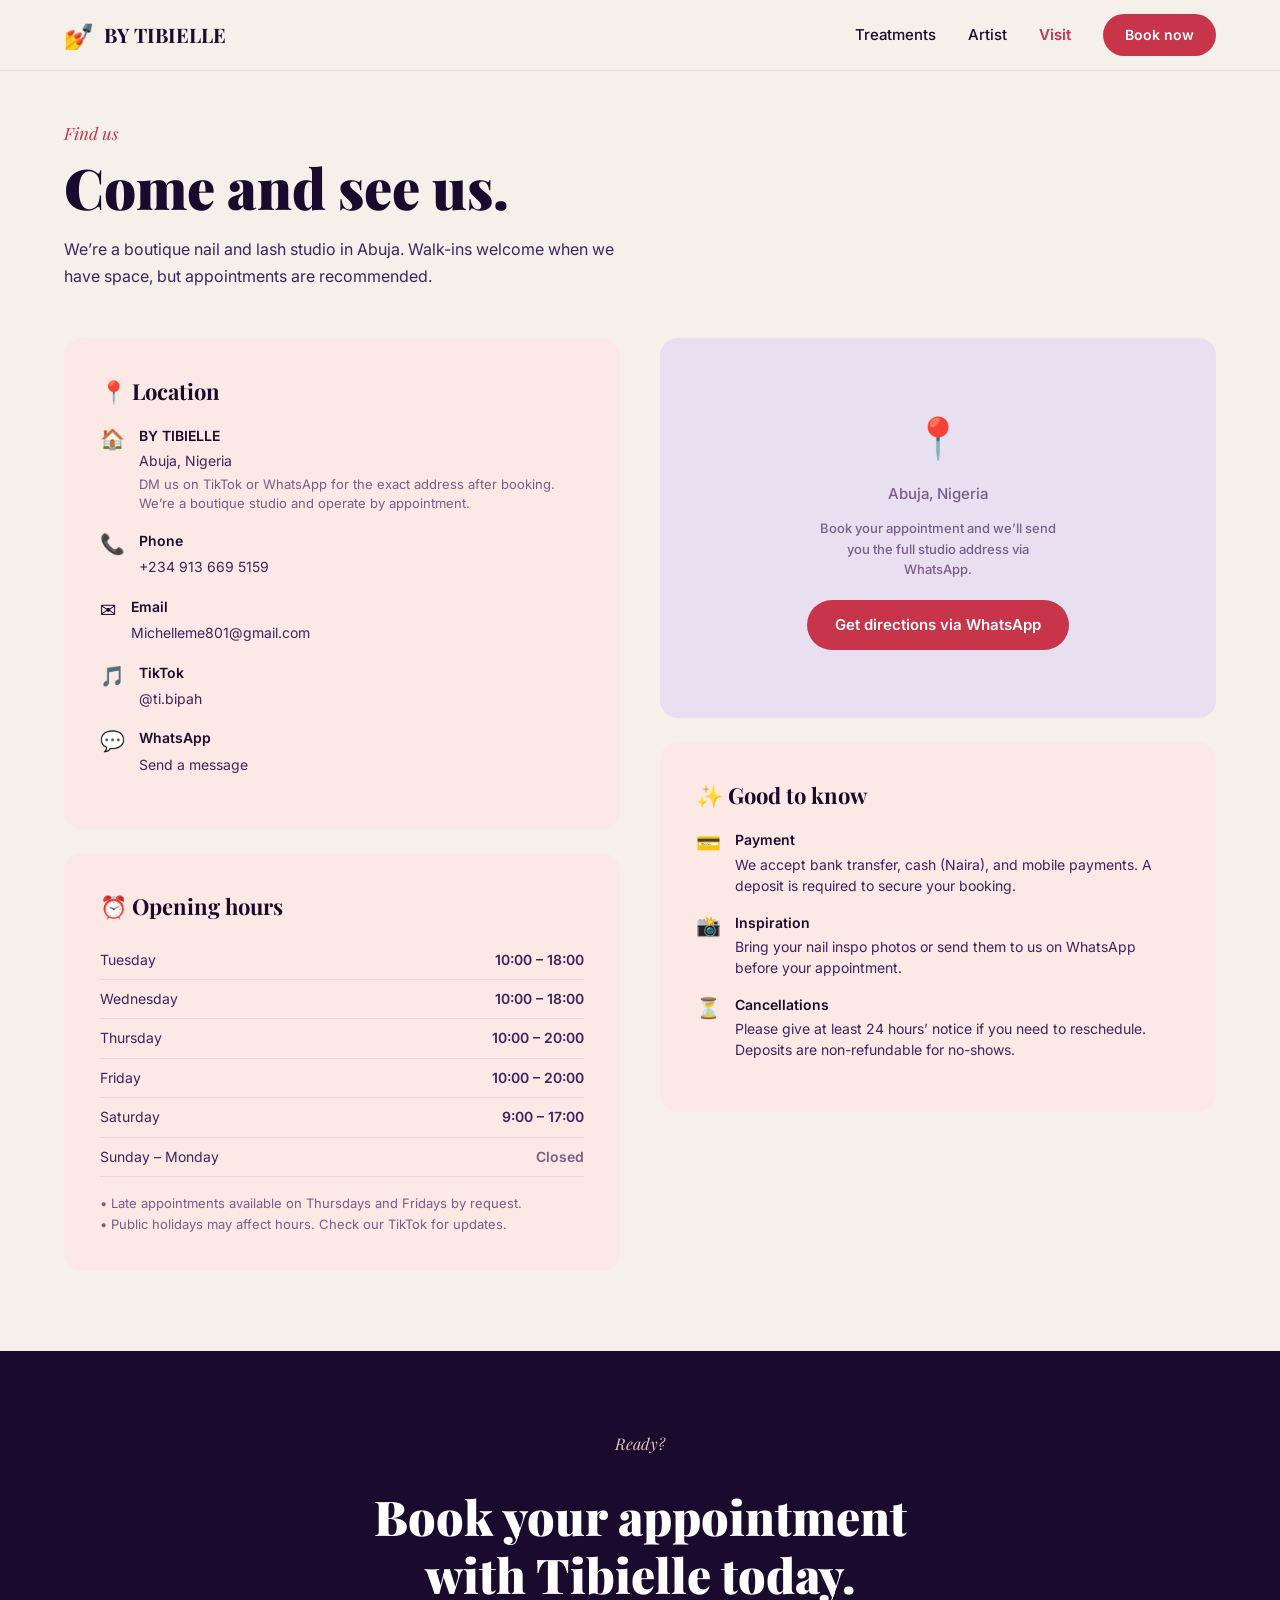
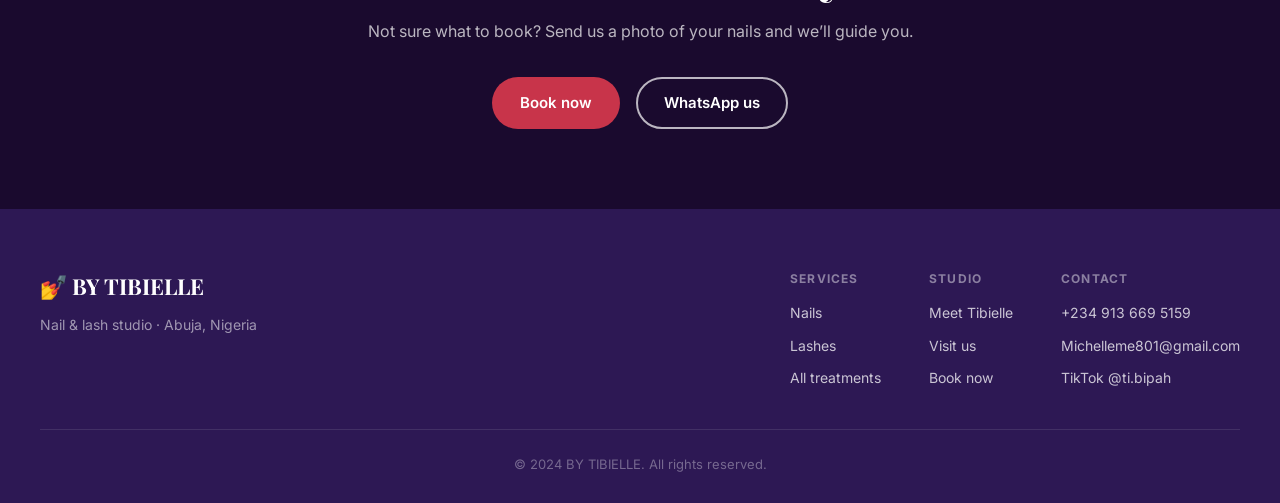
<file: visit.html>
<!DOCTYPE html>
<html lang="en">
<head>
  <meta charset="UTF-8"/>
  <meta name="viewport" content="width=device-width, initial-scale=1.0"/>
  <title>Visit Us – BY TIBIELLE Abuja</title>
  <meta name="description" content="Find BY TIBIELLE in Abuja, Nigeria. Opening hours, contact details, directions and everything you need to plan your visit."/>
  <link rel="preconnect" href="https://fonts.googleapis.com"/>
  <link rel="preconnect" href="https://fonts.gstatic.com" crossorigin/>
  <link href="https://fonts.googleapis.com/css2?family=Playfair+Display:ital,wght@0,400;0,700;0,900;1,400;1,700&family=Inter:wght@300;400;500;600&display=swap" rel="stylesheet"/>
  <link rel="stylesheet" href="style.css"/>
</head>
<body>
  <nav class="navbar" id="navbar">
    <div class="nav-container">
      <a href="index.html" class="nav-logo">
        <span class="logo-icon">&#x1F485;</span>
        <span class="logo-text">BY TIBIELLE</span>
      </a>
      <div class="nav-links">
        <a href="treatments.html" class="nav-link">Treatments</a>
        <a href="artist.html" class="nav-link">Artist</a>
        <a href="visit.html" class="nav-link">Visit</a>
        <a href="mailto:Michelleme801@gmail.com?subject=Booking Request" class="nav-cta">Book now</a>
      </div>
      <button class="nav-hamburger" id="hamburger" aria-label="Menu">
        <span></span><span></span><span></span>
      </button>
    </div>
    <div class="mobile-menu" id="mobileMenu">
      <a href="treatments.html">Treatments</a>
      <a href="artist.html">Artist</a>
      <a href="visit.html">Visit</a>
      <a href="mailto:Michelleme801@gmail.com?subject=Booking Request" class="mobile-cta">Book now</a>
    </div>
  </nav>

  <div class="visit-page">
    <p class="section-eyebrow">Find us</p>
    <h1 class="section-title">Come and see us.</h1>
    <p style="font-size:16px;color:var(--text-body);max-width:560px;line-height:1.7;margin-bottom:8px;">We&rsquo;re a boutique nail and lash studio in Abuja. Walk-ins welcome when we have space, but appointments are recommended.</p>

    <div class="visit-grid">
      <div>
        <div class="visit-info-card" style="margin-bottom:24px;">
          <h3>&#x1F4CD; Location</h3>
          <div class="visit-detail">
            <span class="visit-detail-icon">&#x1F3E0;</span>
            <div class="visit-detail-text">
              <h4>BY TIBIELLE</h4>
              <p>Abuja, Nigeria</p>
              <p style="margin-top:4px;font-size:13px;color:var(--text-light);">DM us on TikTok or WhatsApp for the exact address after booking. We&rsquo;re a boutique studio and operate by appointment.</p>
            </div>
          </div>
          <div class="visit-detail">
            <span class="visit-detail-icon">&#x1F4DE;</span>
            <div class="visit-detail-text">
              <h4>Phone</h4>
              <a href="tel:+2349136695159">+234 913 669 5159</a>
            </div>
          </div>
          <div class="visit-detail">
            <span class="visit-detail-icon">&#x2709;&#xFE0F;</span>
            <div class="visit-detail-text">
              <h4>Email</h4>
              <a href="mailto:Michelleme801@gmail.com">Michelleme801@gmail.com</a>
            </div>
          </div>
          <div class="visit-detail">
            <span class="visit-detail-icon">&#x1F3B5;</span>
            <div class="visit-detail-text">
              <h4>TikTok</h4>
              <a href="https://www.tiktok.com/@ti.bipah" target="_blank" rel="noopener noreferrer">@ti.bipah</a>
            </div>
          </div>
          <div class="visit-detail">
            <span class="visit-detail-icon">&#x1F4AC;</span>
            <div class="visit-detail-text">
              <h4>WhatsApp</h4>
              <a href="https://wa.me/2349136695159" target="_blank" rel="noopener noreferrer">Send a message</a>
            </div>
          </div>
        </div>

        <div class="visit-info-card">
          <h3>&#x23F0; Opening hours</h3>
          <table class="hours-table">
            <tr><td>Tuesday</td><td>10:00 &ndash; 18:00</td></tr>
            <tr><td>Wednesday</td><td>10:00 &ndash; 18:00</td></tr>
            <tr><td>Thursday</td><td>10:00 &ndash; 20:00</td></tr>
            <tr><td>Friday</td><td>10:00 &ndash; 20:00</td></tr>
            <tr><td>Saturday</td><td>9:00 &ndash; 17:00</td></tr>
            <tr><td>Sunday &ndash; Monday</td><td style="color:var(--text-light);">Closed</td></tr>
          </table>
          <p style="margin-top:16px;font-size:13px;color:var(--text-light);">&#x2022; Late appointments available on Thursdays and Fridays by request.<br/>&#x2022; Public holidays may affect hours. Check our TikTok for updates.</p>
        </div>
      </div>

      <div>
        <div class="map-placeholder" style="margin-bottom:24px;">
          <span>&#x1F4CD;</span>
          <p>Abuja, Nigeria</p>
          <p style="font-size:13px;text-align:center;max-width:240px;">Book your appointment and we&rsquo;ll send you the full studio address via WhatsApp.</p>
          <a href="https://wa.me/2349136695159?text=Hi%20Tibielle!%20I%27d%20like%20to%20book%20an%20appointment%20at%20BY%20TIBIELLE." target="_blank" rel="noopener noreferrer" class="btn-primary" style="margin-top:8px;">Get directions via WhatsApp</a>
        </div>

        <div class="visit-info-card">
          <h3>&#x2728; Good to know</h3>
          <div class="visit-detail">
            <span class="visit-detail-icon">&#x1F4B3;</span>
            <div class="visit-detail-text">
              <h4>Payment</h4>
              <p>We accept bank transfer, cash (Naira), and mobile payments. A deposit is required to secure your booking.</p>
            </div>
          </div>
          <div class="visit-detail">
            <span class="visit-detail-icon">&#x1F4F8;</span>
            <div class="visit-detail-text">
              <h4>Inspiration</h4>
              <p>Bring your nail inspo photos or send them to us on WhatsApp before your appointment.</p>
            </div>
          </div>
          <div class="visit-detail">
            <span class="visit-detail-icon">&#x23F3;</span>
            <div class="visit-detail-text">
              <h4>Cancellations</h4>
              <p>Please give at least 24 hours&rsquo; notice if you need to reschedule. Deposits are non-refundable for no-shows.</p>
            </div>
          </div>
        </div>
      </div>
    </div>
  </div>

  <section class="cta-band">
    <div class="cta-content">
      <p class="section-eyebrow">Ready?</p>
      <h2>Book your appointment<br/>with Tibielle today.</h2>
      <p>Not sure what to book? Send us a photo of your nails and we&rsquo;ll guide you.</p>
      <div class="cta-actions">
        <a href="mailto:Michelleme801@gmail.com?subject=Booking Request – BY TIBIELLE" class="btn-primary">Book now</a>
        <a href="https://wa.me/2349136695159" target="_blank" rel="noopener noreferrer" class="btn-outline-light">WhatsApp us</a>
      </div>
    </div>
  </section>

  <footer class="footer">
    <div class="footer-top">
      <div class="footer-brand">
        <a href="index.html" class="footer-logo">&#x1F485; BY TIBIELLE</a>
        <p>Nail &amp; lash studio &middot; Abuja, Nigeria</p>
      </div>
      <div class="footer-links">
        <div class="footer-col">
          <h5>Services</h5>
          <a href="treatments.html#nails">Nails</a>
          <a href="treatments.html#lashes">Lashes</a>
          <a href="treatments.html">All treatments</a>
        </div>
        <div class="footer-col">
          <h5>Studio</h5>
          <a href="artist.html">Meet Tibielle</a>
          <a href="visit.html">Visit us</a>
          <a href="mailto:Michelleme801@gmail.com?subject=Booking Request">Book now</a>
        </div>
        <div class="footer-col">
          <h5>Contact</h5>
          <a href="tel:+2349136695159">+234 913 669 5159</a>
          <a href="mailto:Michelleme801@gmail.com">Michelleme801@gmail.com</a>
          <a href="https://www.tiktok.com/@ti.bipah" target="_blank" rel="noopener noreferrer">TikTok @ti.bipah</a>
        </div>
      </div>
    </div>
    <div class="footer-bottom">
      <p>&copy; 2024 BY TIBIELLE. All rights reserved.</p>
    </div>
  </footer>
  <script src="main.js"></script>
</body>
</html>
</file>
<file: style.css>
/* =============================================
   BY TIBIELLE – style.css
   Nigerian nail & lash studio website
   ============================================= */

*, *::before, *::after { box-sizing: border-box; margin: 0; padding: 0; }

:root {
  --cream:   #f5f0ea;
  --blush:   #f2dcd6;
  --rose:    #e8c4be;
  --pink-bg: #f9d4ce;
  --card-bg: #fce8e4;
  --purple-bg: #e8e0f0;
  --dark:    #1a0a2e;
  --dark-mid: #2d1854;
  --accent:  #c8344a;
  --accent-hover: #a82038;
  --text-body: #3d2460;
  --text-light: #7a5c8a;
  --white: #ffffff;
  --font-serif: 'Playfair Display', Georgia, serif;
  --font-sans:  'Inter', system-ui, sans-serif;
  --radius: 18px;
  --radius-sm: 10px;
  --shadow: 0 4px 24px rgba(26,10,46,0.08);
  --shadow-hover: 0 8px 40px rgba(26,10,46,0.15);
}

html { scroll-behavior: smooth; }

body {
  font-family: var(--font-sans);
  background-color: var(--cream);
  color: var(--dark);
  overflow-x: hidden;
  line-height: 1.6;
}

img { display: block; width: 100%; height: 100%; object-fit: cover; }
a { text-decoration: none; color: inherit; }

/* ---- BUTTONS ---- */
.btn-primary {
  display: inline-flex; align-items: center; justify-content: center;
  background: var(--accent); color: var(--white);
  padding: 13px 28px; border-radius: 50px;
  font-family: var(--font-sans); font-weight: 600; font-size: 15px;
  transition: background 0.25s, transform 0.2s, box-shadow 0.25s;
  border: none; cursor: pointer;
}
.btn-primary:hover {
  background: var(--accent-hover); transform: translateY(-2px);
  box-shadow: 0 6px 20px rgba(200,52,74,0.35);
}
.btn-outline {
  display: inline-flex; align-items: center; justify-content: center;
  background: transparent; color: var(--dark);
  padding: 12px 26px; border-radius: 50px;
  font-family: var(--font-sans); font-weight: 600; font-size: 15px;
  border: 2px solid var(--dark);
  transition: background 0.25s, color 0.25s, transform 0.2s;
}
.btn-outline:hover { background: var(--dark); color: var(--white); transform: translateY(-2px); }
.btn-outline-dark {
  display: inline-flex; align-items: center; justify-content: center;
  background: transparent; color: var(--dark);
  padding: 11px 24px; border-radius: 50px;
  font-family: var(--font-sans); font-weight: 600; font-size: 14px;
  border: 2px solid var(--dark);
  transition: background 0.25s, color 0.25s, transform 0.2s;
  white-space: nowrap;
}
.btn-outline-dark:hover { background: var(--dark); color: var(--white); transform: translateY(-2px); }
.btn-outline-light {
  display: inline-flex; align-items: center; justify-content: center;
  background: transparent; color: var(--white);
  padding: 12px 26px; border-radius: 50px;
  font-family: var(--font-sans); font-weight: 600; font-size: 15px;
  border: 2px solid rgba(255,255,255,0.7);
  transition: background 0.25s, transform 0.2s;
}
.btn-outline-light:hover { background: rgba(255,255,255,0.15); transform: translateY(-2px); }

/* ---- SHARED TEXT ---- */
.section-eyebrow {
  font-family: var(--font-serif); font-style: italic;
  color: var(--accent); font-size: 17px; margin-bottom: 8px;
}
.section-title {
  font-family: var(--font-serif); font-weight: 900;
  font-size: clamp(32px, 5vw, 56px);
  color: var(--dark); line-height: 1.15;
  margin-bottom: 16px;
}

/* =============================================
   NAVBAR
   ============================================= */
.navbar {
  position: fixed; top: 0; left: 0; right: 0; z-index: 100;
  background: rgba(245,240,234,0.92);
  backdrop-filter: blur(12px);
  border-bottom: 1px solid rgba(26,10,46,0.08);
  transition: box-shadow 0.3s;
}
.navbar.scrolled { box-shadow: var(--shadow); }
.nav-container {
  max-width: 1200px; margin: 0 auto;
  display: flex; align-items: center; justify-content: space-between;
  padding: 14px 24px;
}
.nav-logo {
  display: flex; align-items: center; gap: 10px;
  font-family: var(--font-serif); font-size: 20px; font-weight: 700;
  color: var(--dark); transition: opacity 0.2s;
}
.nav-logo:hover { opacity: 0.75; }
.logo-icon { font-size: 24px; }
.nav-links { display: flex; align-items: center; gap: 32px; }
.nav-link {
  font-size: 15px; font-weight: 500; color: var(--dark);
  transition: color 0.2s; position: relative;
}
.nav-link::after {
  content: ''; position: absolute; bottom: -2px; left: 0; right: 0;
  height: 2px; background: var(--accent); transform: scaleX(0);
  transition: transform 0.25s;
}
.nav-link:hover { color: var(--accent); }
.nav-link:hover::after { transform: scaleX(1); }
.nav-cta {
  background: var(--accent); color: var(--white);
  padding: 10px 22px; border-radius: 50px;
  font-size: 14px; font-weight: 600;
  transition: background 0.25s, transform 0.2s;
}
.nav-cta:hover { background: var(--accent-hover); transform: translateY(-1px); }

.nav-hamburger {
  display: none; flex-direction: column; gap: 5px;
  background: none; border: none; cursor: pointer; padding: 4px;
}
.nav-hamburger span {
  display: block; width: 22px; height: 2px;
  background: var(--dark); border-radius: 2px;
  transition: transform 0.3s, opacity 0.3s;
}
.mobile-menu {
  display: none; flex-direction: column; gap: 0;
  background: var(--cream); border-top: 1px solid rgba(26,10,46,0.08);
  padding: 12px 24px 20px;
  animation: slideDown 0.25s ease;
}
.mobile-menu a {
  padding: 13px 0; font-size: 16px; font-weight: 500;
  border-bottom: 1px solid rgba(26,10,46,0.06);
  color: var(--dark); transition: color 0.2s;
}
.mobile-menu a:hover { color: var(--accent); }
.mobile-menu .mobile-cta {
  margin-top: 12px; background: var(--accent); color: var(--white);
  text-align: center; padding: 13px; border-radius: 50px;
  border-bottom: none; font-weight: 600;
}
@keyframes slideDown { from { opacity:0; transform: translateY(-8px); } to { opacity:1; transform:translateY(0); } }

/* =============================================
   HERO
   ============================================= */
.hero {
  min-height: 100vh; padding-top: 80px;
  display: flex; align-items: center;
  max-width: 1200px; margin: 0 auto;
  padding-left: 24px; padding-right: 24px;
  gap: 48px;
}
.hero-content { flex: 1; max-width: 560px; }
.open-badge {
  display: inline-flex; align-items: center; gap: 8px;
  background: var(--white); border: 1px solid rgba(26,10,46,0.1);
  padding: 8px 16px; border-radius: 50px;
  font-size: 14px; font-weight: 500; margin-bottom: 20px;
}
.open-dot {
  width: 8px; height: 8px; border-radius: 50%;
  background: #22c55e; box-shadow: 0 0 0 3px rgba(34,197,94,0.25);
  animation: pulse 2s infinite;
}
@keyframes pulse { 0%,100% { box-shadow: 0 0 0 3px rgba(34,197,94,0.25); } 50% { box-shadow: 0 0 0 6px rgba(34,197,94,0.1); } }
.hero-sub {
  font-family: var(--font-serif); font-style: italic;
  color: var(--accent); font-size: 18px; margin-bottom: 12px;
}
.hero-title {
  font-family: var(--font-serif); font-weight: 900;
  font-size: clamp(40px, 6vw, 72px);
  color: var(--dark); line-height: 1.1; margin-bottom: 20px;
}
.hero-desc {
  font-size: 16px; color: var(--text-body);
  line-height: 1.7; margin-bottom: 32px; max-width: 460px;
}
.hero-actions { display: flex; gap: 12px; flex-wrap: wrap; margin-bottom: 20px; }
.hero-note {
  display: flex; align-items: center; gap: 8px;
  font-size: 13px; color: var(--text-light);
}
.dot-red { width: 8px; height: 8px; border-radius: 50%; background: var(--accent); flex-shrink: 0; }

.hero-image-wrap {
  flex: 1; max-width: 520px; position: relative;
  border-radius: 24px; overflow: visible;
}
.hero-img {
  border-radius: 24px; aspect-ratio: 3/4;
  object-fit: cover; width: 100%;
  box-shadow: 0 20px 60px rgba(26,10,46,0.15);
  transition: transform 0.4s;
}
.hero-img:hover { transform: scale(1.01); }
.hero-badge {
  position: absolute; top: 40px; left: -30px; z-index: 10;
  background: var(--accent); color: var(--white);
  border-radius: 50%; width: 110px; height: 110px;
  display: flex; flex-direction: column; align-items: center; justify-content: center;
  box-shadow: 0 8px 24px rgba(200,52,74,0.35);
  animation: float 3s ease-in-out infinite;
}
@keyframes float { 0%,100% { transform: translateY(0); } 50% { transform: translateY(-8px); } }
.badge-label { font-size: 9px; font-weight: 700; letter-spacing: 1px; text-transform: uppercase; }
.badge-price { font-family: var(--font-serif); font-size: 28px; font-weight: 900; line-height: 1; }

/* =============================================
   MARQUEE
   ============================================= */
.marquee-section {
  background: var(--blush); padding: 18px 0;
  display: flex; align-items: center; gap: 20px;
  overflow: hidden;
}
.marquee-label {
  font-family: var(--font-serif); font-style: italic;
  font-size: 16px; color: var(--dark-mid);
  white-space: nowrap; padding-left: 32px; flex-shrink: 0;
}
.marquee-track { overflow: hidden; flex: 1; }
.marquee-inner {
  display: flex; gap: 0; white-space: nowrap;
  animation: marquee 28s linear infinite;
}
.marquee-inner span {
  padding: 0 24px; font-size: 14px; font-weight: 500; color: var(--text-body);
  border-right: 1px solid rgba(26,10,46,0.12);
}
@keyframes marquee { from { transform: translateX(0); } to { transform: translateX(-50%); } }

/* =============================================
   SERVICES SECTION
   ============================================= */
.services-section {
  max-width: 1200px; margin: 0 auto;
  padding: 80px 24px;
}
.services-grid {
  display: grid; grid-template-columns: 1fr 1fr;
  gap: 24px; margin-top: 32px;
}
.service-card {
  background: var(--card-bg); border-radius: var(--radius);
  overflow: hidden; transition: transform 0.3s, box-shadow 0.3s;
  display: flex; flex-direction: column;
}
.service-card:hover { transform: translateY(-6px); box-shadow: var(--shadow-hover); }
.service-img-wrap { height: 240px; overflow: hidden; }
.service-img-wrap img { transition: transform 0.4s; }
.service-card:hover .service-img-wrap img { transform: scale(1.05); }
.service-info { padding: 24px; flex: 1; display: flex; flex-direction: column; gap: 8px; }
.service-info h3 {
  font-family: var(--font-serif); font-weight: 700;
  font-size: 22px; color: var(--dark);
}
.service-info p { font-size: 14px; color: var(--text-body); line-height: 1.6; }
.service-footer {
  display: flex; justify-content: space-between; align-items: center;
  margin-top: auto; padding-top: 16px;
}
.service-price { font-family: var(--font-serif); font-weight: 700; color: var(--accent); font-size: 18px; }
.service-link { font-size: 14px; font-weight: 600; color: var(--dark); transition: color 0.2s; }
.service-link:hover { color: var(--accent); }

/* =============================================
   POPULAR TREATMENTS
   ============================================= */
.popular-section {
  background: var(--purple-bg); padding: 80px 0;
}
.popular-header {
  max-width: 1200px; margin: 0 auto;
  padding: 0 24px; display: flex;
  justify-content: space-between; align-items: flex-end;
  margin-bottom: 36px; gap: 16px;
}
.popular-title {
  font-family: var(--font-serif); font-weight: 900;
  font-size: clamp(28px, 4.5vw, 48px); color: var(--dark); line-height: 1.2;
}
.popular-grid {
  max-width: 1200px; margin: 0 auto;
  padding: 0 24px;
  display: grid; grid-template-columns: repeat(3, 1fr);
  gap: 18px;
}
.popular-card {
  background: var(--white); border-radius: var(--radius);
  padding: 24px; display: flex; flex-direction: column; gap: 10px;
  transition: transform 0.3s, box-shadow 0.3s;
}
.popular-card:hover { transform: translateY(-4px); box-shadow: var(--shadow-hover); }
.popular-card h4 {
  font-family: var(--font-serif); font-weight: 700;
  font-size: 18px; color: var(--dark);
}
.popular-card p { font-size: 13.5px; color: var(--text-body); line-height: 1.6; flex: 1; }
.popular-footer {
  display: flex; justify-content: space-between; align-items: center;
  margin-top: auto; padding-top: 12px;
}
.popular-price { font-family: var(--font-serif); font-weight: 700; color: var(--accent); font-size: 20px; }
.popular-time {
  background: var(--blush); padding: 5px 12px; border-radius: 50px;
  font-size: 12px; font-weight: 600; color: var(--text-body);
}

/* =============================================
   ARTIST SECTION
   ============================================= */
.artist-section {
  max-width: 1200px; margin: 0 auto; padding: 80px 24px;
}
.artist-header {
  display: flex; flex-wrap: wrap; align-items: flex-end;
  justify-content: space-between; gap: 16px; margin-bottom: 48px;
}
.artist-card-single {
  background: var(--card-bg); border-radius: var(--radius);
  display: flex; align-items: center; gap: 48px; padding: 48px;
  transition: box-shadow 0.3s;
}
.artist-avatar {
  width: 200px; height: 200px; border-radius: 50%;
  flex-shrink: 0;
}
.artist-monogram {
  width: 200px; height: 200px; border-radius: 50%;
  background: linear-gradient(135deg, #fce8e4 0%, #e8e0f0 100%);
  display: flex; flex-direction: column; align-items: center; justify-content: center;
  border: 4px solid var(--white);
  box-shadow: 0 10px 30px rgba(26,10,46,0.1);
  flex-shrink: 0; color: var(--dark); text-align: center;
}
.monogram-letter {
  font-family: var(--font-serif); font-size: 72px; font-weight: 900;
  color: var(--accent); line-height: 1; margin-bottom: 2px;
}
.monogram-subtitle {
  font-size: 11px; font-weight: 700; text-transform: uppercase;
  letter-spacing: 2px; color: var(--text-body);
}
.artist-page-badge {
  width: 320px; height: 360px; border-radius: 24px;
  background: linear-gradient(145deg, var(--card-bg) 0%, var(--purple-bg) 100%);
  display: flex; flex-direction: column; align-items: center; justify-content: center;
  padding: 36px 28px; text-align: center; border: 2px solid var(--rose);
  flex-shrink: 0; box-shadow: 0 16px 40px rgba(26,10,46,0.08);
}
.artist-page-badge .monogram-letter {
  font-family: var(--font-serif); font-size: 100px; font-weight: 900;
  color: var(--accent); line-height: 1; margin-bottom: 12px;
}
.artist-page-badge h3 {
  font-family: var(--font-serif); font-size: 24px; font-weight: 700;
  color: var(--dark); margin-bottom: 6px;
}
.artist-page-badge p {
  font-size: 13.5px; color: var(--text-body); line-height: 1.5;
}
.artist-details h3 {
  font-family: var(--font-serif); font-weight: 900;
  font-size: 32px; color: var(--dark); margin-bottom: 4px;
}
.artist-role {
  font-family: var(--font-serif); font-style: italic;
  color: var(--accent); font-size: 17px; margin-bottom: 4px;
}
.artist-schedule { font-size: 14px; color: var(--text-light); margin-bottom: 16px; }
.artist-bio { font-size: 15px; color: var(--text-body); line-height: 1.7; margin-bottom: 24px; }

/* =============================================
   GALLERY
   ============================================= */
.gallery-section { max-width: 1200px; margin: 0 auto; padding: 80px 24px; }
.gallery-header {
  display: flex; flex-wrap: wrap; align-items: flex-end;
  justify-content: space-between; gap: 16px; margin-bottom: 32px;
}
.gallery-title {
  font-family: var(--font-serif); font-weight: 900;
  font-size: clamp(32px, 5vw, 52px); color: var(--dark);
}
.gallery-grid {
  display: grid;
  grid-template-columns: repeat(3, 1fr);
  grid-template-rows: auto auto;
  gap: 16px;
}
.gallery-item {
  border-radius: var(--radius); overflow: hidden;
  position: relative; aspect-ratio: 1/1;
  transition: transform 0.3s, box-shadow 0.3s;
}
.gallery-item:hover { transform: scale(1.02); box-shadow: var(--shadow-hover); z-index: 2; }
.gallery-item img { height: 100%; transition: transform 0.4s; }
.gallery-item:hover img { transform: scale(1.06); }
.gallery-label {
  position: absolute; bottom: 12px; left: 12px;
  background: rgba(255,255,255,0.92); backdrop-filter: blur(4px);
  padding: 6px 14px; border-radius: 50px;
  font-size: 12px; font-weight: 600; color: var(--dark);
}

/* =============================================
   CTA BAND
   ============================================= */
.cta-band {
  background: var(--dark); padding: 80px 24px;
  text-align: center;
}
.cta-content { max-width: 600px; margin: 0 auto; }
.cta-band .section-eyebrow { color: var(--rose); }
.cta-band h2 {
  font-family: var(--font-serif); font-weight: 900;
  font-size: clamp(28px, 4.5vw, 48px); color: var(--white);
  margin: 8px 0 16px; line-height: 1.2;
}
.cta-band p { font-size: 16px; color: rgba(255,255,255,0.7); margin-bottom: 32px; }
.cta-actions { display: flex; justify-content: center; gap: 16px; flex-wrap: wrap; }

/* =============================================
   FOOTER
   ============================================= */
.footer {
  background: var(--dark-mid); padding: 60px 24px 28px;
}
.footer-top {
  max-width: 1200px; margin: 0 auto;
  display: flex; gap: 60px; flex-wrap: wrap;
  padding-bottom: 40px;
  border-bottom: 1px solid rgba(255,255,255,0.1);
  margin-bottom: 24px;
}
.footer-brand { flex: 1; min-width: 200px; }
.footer-logo {
  font-family: var(--font-serif); font-size: 22px; font-weight: 700;
  color: var(--white); display: flex; align-items: center; gap: 8px;
  margin-bottom: 10px;
}
.footer-brand p { font-size: 14px; color: rgba(255,255,255,0.55); }
.footer-links { display: flex; gap: 48px; flex-wrap: wrap; }
.footer-col { display: flex; flex-direction: column; gap: 10px; }
.footer-col h5 {
  font-size: 12px; font-weight: 700; text-transform: uppercase;
  letter-spacing: 1.2px; color: rgba(255,255,255,0.45); margin-bottom: 4px;
}
.footer-col a {
  font-size: 14px; color: rgba(255,255,255,0.75);
  transition: color 0.2s;
}
.footer-col a:hover { color: var(--white); }
.footer-bottom {
  max-width: 1200px; margin: 0 auto;
  font-size: 13px; color: rgba(255,255,255,0.35); text-align: center;
}

/* =============================================
   TREATMENTS PAGE
   ============================================= */
.page-hero {
  background: var(--cream);
  padding: 120px 24px 60px;
  max-width: 1200px; margin: 0 auto;
  display: flex; align-items: flex-start; gap: 48px;
}
.page-hero-left { flex: 1; }
.page-hero-right {
  background: var(--card-bg); border-radius: var(--radius);
  padding: 32px; max-width: 360px; width: 100%;
}
.page-hero-right h3 {
  font-family: var(--font-serif); font-weight: 700;
  font-size: 22px; margin-bottom: 16px; color: var(--dark);
}
.page-hero-right ul { list-style: none; display: flex; flex-direction: column; gap: 12px; }
.page-hero-right li {
  display: flex; gap: 10px; font-size: 14px;
  color: var(--text-body); align-items: flex-start; line-height: 1.5;
}
.page-hero-right li::before { content: "●"; color: var(--accent); flex-shrink: 0; font-size: 10px; margin-top: 3px; }
.page-hero-right .btn-primary { width: 100%; margin-top: 20px; justify-content: center; }

.treatments-body { max-width: 1200px; margin: 0 auto; padding: 0 24px 80px; }
.treatment-category { margin-bottom: 56px; }
.treatment-category-title {
  font-family: var(--font-serif); font-style: italic;
  color: var(--accent); font-size: 18px; margin-bottom: 16px;
}
.treatment-category h2 {
  font-family: var(--font-serif); font-weight: 900;
  font-size: clamp(28px, 4vw, 42px); color: var(--dark);
  margin-bottom: 28px; line-height: 1.15;
}
.treatment-grid { display: grid; grid-template-columns: 1fr 1fr; gap: 16px; }
.treatment-card {
  background: var(--purple-bg); border-radius: var(--radius);
  padding: 28px; transition: transform 0.3s, box-shadow 0.3s;
}
.treatment-card:hover { transform: translateY(-3px); box-shadow: var(--shadow-hover); }
.treatment-card-header {
  display: flex; justify-content: space-between;
  align-items: flex-start; margin-bottom: 10px;
}
.treatment-card h4 {
  font-family: var(--font-serif); font-weight: 700;
  font-size: 18px; color: var(--dark); max-width: 75%;
}
.treatment-card .t-price {
  font-family: var(--font-serif); font-weight: 700;
  color: var(--accent); font-size: 20px; white-space: nowrap;
}
.t-time {
  display: inline-block; background: var(--blush);
  padding: 4px 12px; border-radius: 50px;
  font-size: 12px; font-weight: 600; color: var(--text-body);
  margin-bottom: 12px;
}
.treatment-card p { font-size: 14px; color: var(--text-body); line-height: 1.6; margin-bottom: 14px; }
.aftercare-block {
  background: var(--blush); border-radius: 10px;
  padding: 12px 14px;
}
.aftercare-block span {
  display: block; font-size: 10px; font-weight: 700;
  letter-spacing: 1.5px; text-transform: uppercase;
  color: var(--accent); margin-bottom: 4px;
}
.aftercare-block p { font-size: 13px; color: var(--text-body); margin: 0; }

/* =============================================
   ARTIST PAGE
   ============================================= */
.artist-page {
  max-width: 1100px; margin: 0 auto;
  padding: 120px 24px 80px;
}
.artist-page-hero {
  display: flex; gap: 60px; align-items: center;
  margin-bottom: 72px;
}
.artist-page-img {
  width: 320px; height: 380px; border-radius: 24px; overflow: hidden;
  flex-shrink: 0; box-shadow: 0 16px 48px rgba(26,10,46,0.15);
}
.artist-page-info {}
.artist-page-info .section-eyebrow { margin-bottom: 6px; }
.artist-page-info h1 {
  font-family: var(--font-serif); font-weight: 900;
  font-size: clamp(36px, 5vw, 60px); color: var(--dark);
  line-height: 1.1; margin-bottom: 6px;
}
.artist-role-tag {
  font-family: var(--font-serif); font-style: italic;
  color: var(--accent); font-size: 18px; margin-bottom: 8px;
}
.artist-avail {
  font-size: 14px; color: var(--text-light); margin-bottom: 24px;
}
.artist-bio-long {
  font-size: 15.5px; color: var(--text-body);
  line-height: 1.8; margin-bottom: 28px;
}
.artist-specialties {
  display: flex; flex-wrap: wrap; gap: 8px; margin-bottom: 28px;
}
.specialty-tag {
  background: var(--blush); color: var(--dark-mid);
  padding: 6px 16px; border-radius: 50px;
  font-size: 13px; font-weight: 600;
}

/* =============================================
   VISIT PAGE
   ============================================= */
.visit-page { max-width: 1200px; margin: 0 auto; padding: 120px 24px 80px; }
.visit-grid { display: grid; grid-template-columns: 1fr 1fr; gap: 40px; margin-top: 48px; }
.visit-info-card {
  background: var(--card-bg); border-radius: var(--radius);
  padding: 36px;
}
.visit-info-card h3 {
  font-family: var(--font-serif); font-weight: 700;
  font-size: 22px; color: var(--dark); margin-bottom: 16px;
}
.visit-detail {
  display: flex; gap: 14px; margin-bottom: 16px; align-items: flex-start;
}
.visit-detail-icon { font-size: 20px; flex-shrink: 0; line-height: 1.4; }
.visit-detail-text h4 { font-size: 14px; font-weight: 600; color: var(--dark); margin-bottom: 2px; }
.visit-detail-text p, .visit-detail-text a {
  font-size: 14px; color: var(--text-body); line-height: 1.5;
}
.visit-detail-text a:hover { color: var(--accent); }
.hours-table { width: 100%; border-collapse: collapse; margin-top: 8px; }
.hours-table tr { border-bottom: 1px solid rgba(26,10,46,0.08); }
.hours-table td {
  padding: 8px 0; font-size: 14px; color: var(--text-body);
}
.hours-table td:last-child { text-align: right; font-weight: 600; }
.map-placeholder {
  background: var(--purple-bg); border-radius: var(--radius);
  height: 380px; display: flex; align-items: center; justify-content: center;
  flex-direction: column; gap: 12px; color: var(--text-light);
}
.map-placeholder span { font-size: 40px; }
.map-placeholder p { font-size: 15px; font-weight: 500; }

/* =============================================
   RESPONSIVE
   ============================================= */
@media (max-width: 900px) {
  .nav-links { display: none; }
  .nav-hamburger { display: flex; }
  .mobile-menu.open { display: flex; }

  .hero { flex-direction: column; min-height: auto; padding-top: 100px; padding-bottom: 40px; }
  .hero-content { max-width: 100%; }
  .hero-image-wrap { max-width: 100%; }
  .hero-badge { left: 10px; top: 20px; width: 90px; height: 90px; }
  .badge-price { font-size: 22px; }

  .services-grid { grid-template-columns: 1fr; }
  .popular-grid { grid-template-columns: 1fr 1fr; }
  .gallery-grid { grid-template-columns: 1fr 1fr; }

  .artist-card-single { flex-direction: column; align-items: flex-start; gap: 24px; padding: 28px; }
  .artist-avatar { width: 160px; height: 160px; }

  .page-hero { flex-direction: column; }
  .page-hero-right { max-width: 100%; }
  .treatment-grid { grid-template-columns: 1fr; }

  .artist-page-hero { flex-direction: column; }
  .artist-page-img { width: 100%; height: 300px; }

  .visit-grid { grid-template-columns: 1fr; }
  .footer-top { flex-direction: column; gap: 32px; }
  .footer-links { gap: 28px; }
}

@media (max-width: 600px) {
  .popular-grid { grid-template-columns: 1fr; }
  .gallery-grid { grid-template-columns: 1fr; }
  .popular-header { flex-direction: column; align-items: flex-start; }
  .artist-header { flex-direction: column; align-items: flex-start; }
  .gallery-header { flex-direction: column; align-items: flex-start; }
  .page-hero { padding-top: 100px; }
  .hero-title { font-size: 38px; }
  .cta-band h2 { font-size: 26px; }
}
</file>
